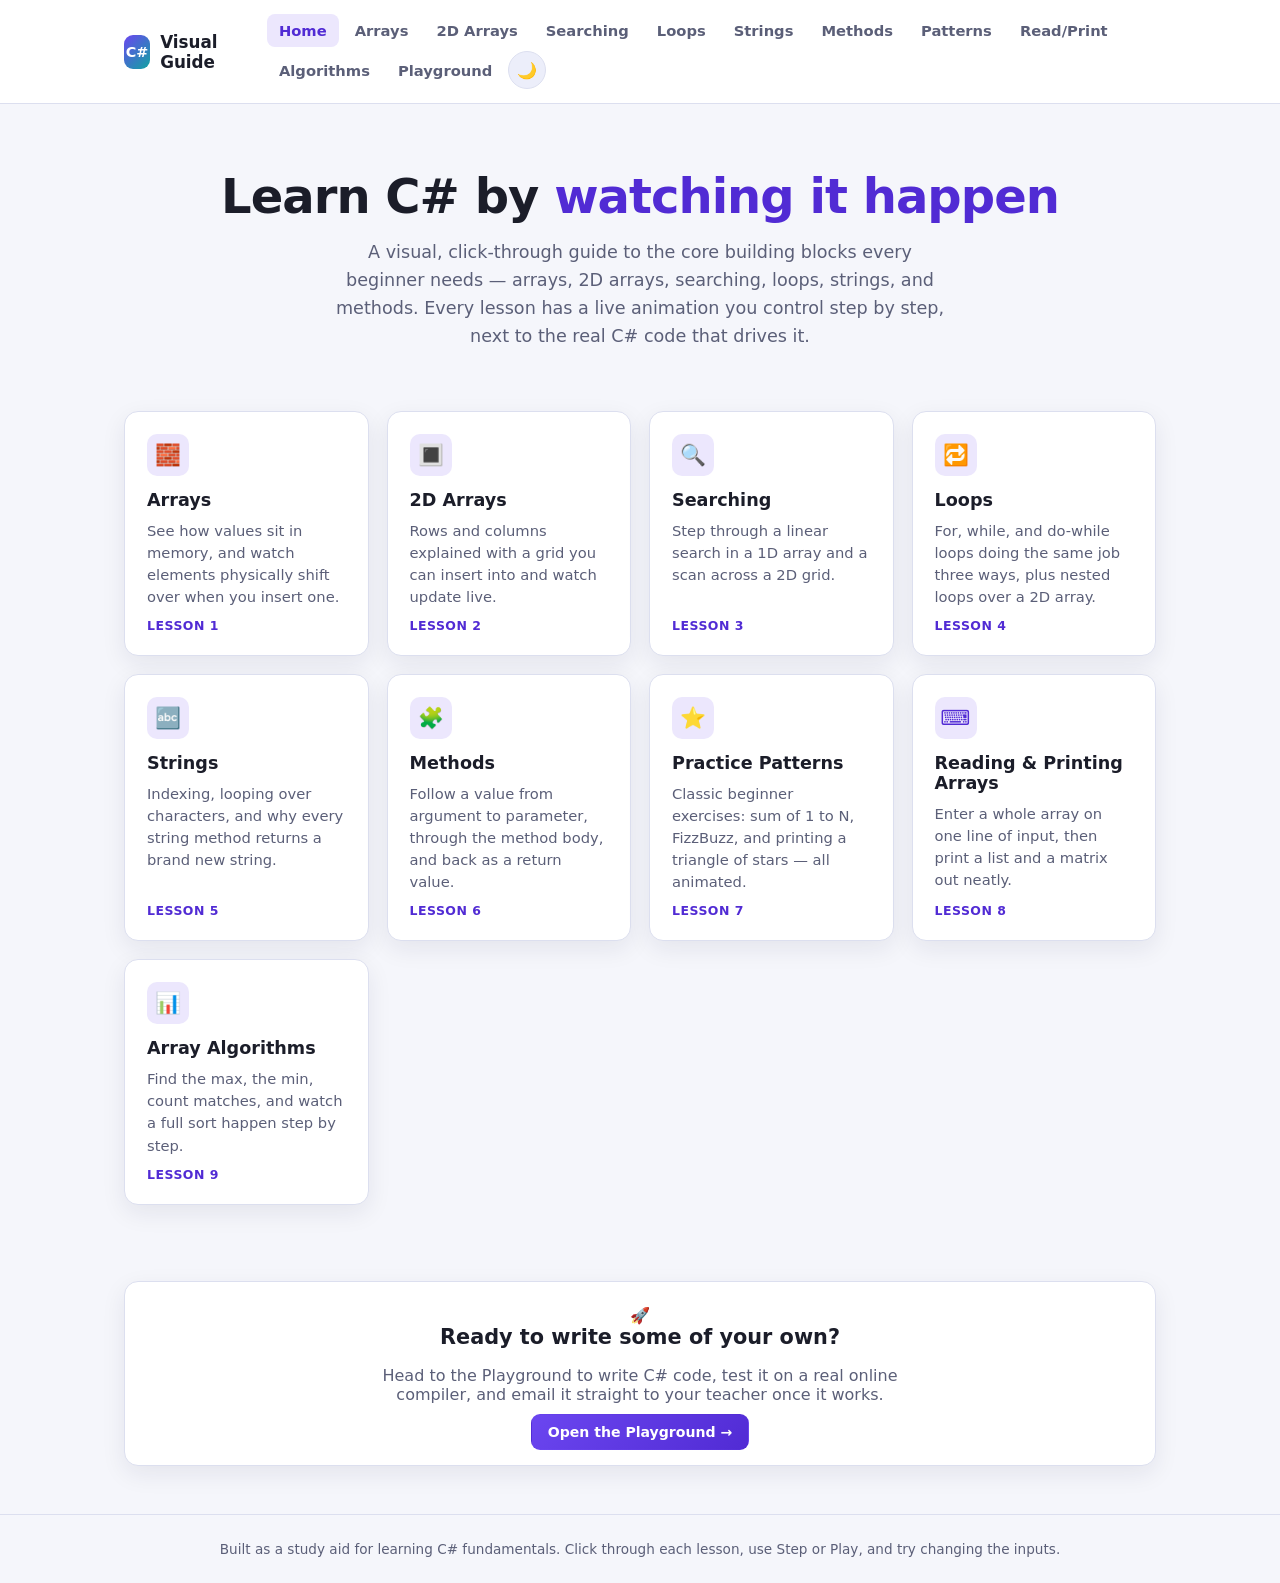
<file: index.html>
<!DOCTYPE html>
<html lang="en">
<head>
<meta charset="UTF-8" />
<meta name="viewport" content="width=device-width, initial-scale=1.0" />
<title>C# Visual Guide — Learn by Watching</title>
<meta name="description" content="An animated, interactive beginner's guide to C#: arrays, 2D arrays, searching, loops, strings and methods." />
<link rel="icon" href="data:image/svg+xml,<svg xmlns=%22http://www.w3.org/2000/svg%22 viewBox=%220 0 100 100%22><text y=%22.9em%22 font-size=%2290%22>%23</text></svg>" />
<link rel="stylesheet" href="css/style.css" />
</head>
<body data-page="home">
<header class="site-header">
  <nav class="nav">
    <a class="brand" href="index.html">
      <span class="brand-mark">C#</span>
      Visual Guide
    </a>
    <button class="nav-toggle" data-nav-toggle aria-label="Toggle navigation">☰</button>
    <div class="nav-links" data-nav-links>
      <a href="index.html" data-page="home">Home</a>
      <a href="pages/arrays.html" data-page="arrays">Arrays</a>
      <a href="pages/arrays-2d.html" data-page="arrays-2d">2D Arrays</a>
      <a href="pages/searching.html" data-page="searching">Searching</a>
      <a href="pages/loops.html" data-page="loops">Loops</a>
      <a href="pages/strings.html" data-page="strings">Strings</a>
      <a href="pages/functions.html" data-page="functions">Methods</a>
      <a href="pages/patterns.html" data-page="patterns">Patterns</a>
      <a href="pages/array-io.html" data-page="array-io">Read/Print</a>
      <a href="pages/algorithms.html" data-page="algorithms">Algorithms</a>
      <a href="pages/playground.html" data-page="playground">Playground</a>
      <button class="theme-toggle" data-theme-toggle aria-label="Toggle dark mode">🌙</button>
    </div>
  </nav>
</header>

<main>
  <section class="hero">
    <div class="container">
      <h1>Learn C# by <span class="accent">watching it happen</span></h1>
      <p>
        A visual, click-through guide to the core building blocks every beginner needs —
        arrays, 2D arrays, searching, loops, strings, and methods. Every lesson has a
        live animation you control step by step, next to the real C# code that drives it.
      </p>
    </div>
  </section>

  <section class="container">
    <div class="lesson-grid">
      <a class="lesson-card" href="pages/arrays.html">
        <span class="icon">🧱</span>
        <h3>Arrays</h3>
        <p>See how values sit in memory, and watch elements physically shift over when you insert one.</p>
        <span class="tag">Lesson 1</span>
      </a>
      <a class="lesson-card" href="pages/arrays-2d.html">
        <span class="icon">🔳</span>
        <h3>2D Arrays</h3>
        <p>Rows and columns explained with a grid you can insert into and watch update live.</p>
        <span class="tag">Lesson 2</span>
      </a>
      <a class="lesson-card" href="pages/searching.html">
        <span class="icon">🔍</span>
        <h3>Searching</h3>
        <p>Step through a linear search in a 1D array and a scan across a 2D grid.</p>
        <span class="tag">Lesson 3</span>
      </a>
      <a class="lesson-card" href="pages/loops.html">
        <span class="icon">🔁</span>
        <h3>Loops</h3>
        <p>For, while, and do-while loops doing the same job three ways, plus nested loops over a 2D array.</p>
        <span class="tag">Lesson 4</span>
      </a>
      <a class="lesson-card" href="pages/strings.html">
        <span class="icon">🔤</span>
        <h3>Strings</h3>
        <p>Indexing, looping over characters, and why every string method returns a brand new string.</p>
        <span class="tag">Lesson 5</span>
      </a>
      <a class="lesson-card" href="pages/functions.html">
        <span class="icon">🧩</span>
        <h3>Methods</h3>
        <p>Follow a value from argument to parameter, through the method body, and back as a return value.</p>
        <span class="tag">Lesson 6</span>
      </a>
      <a class="lesson-card" href="pages/patterns.html">
        <span class="icon">⭐</span>
        <h3>Practice Patterns</h3>
        <p>Classic beginner exercises: sum of 1 to N, FizzBuzz, and printing a triangle of stars — all animated.</p>
        <span class="tag">Lesson 7</span>
      </a>
      <a class="lesson-card" href="pages/array-io.html">
        <span class="icon">⌨️</span>
        <h3>Reading &amp; Printing Arrays</h3>
        <p>Enter a whole array on one line of input, then print a list and a matrix out neatly.</p>
        <span class="tag">Lesson 8</span>
      </a>
      <a class="lesson-card" href="pages/algorithms.html">
        <span class="icon">📊</span>
        <h3>Array Algorithms</h3>
        <p>Find the max, the min, count matches, and watch a full sort happen step by step.</p>
        <span class="tag">Lesson 9</span>
      </a>
    </div>
  </section>

  <section class="panel">
    <div class="container">
      <div class="panel-inner" style="text-align:center;">
        <span class="icon" style="margin:0 auto 12px;">🚀</span>
        <h2 style="margin-top:0;">Ready to write some of your own?</h2>
        <p style="color:var(--text-muted); max-width:520px; margin:0 auto 18px;">
          Head to the Playground to write C# code, test it on a real online compiler, and
          email it straight to your teacher once it works.
        </p>
        <a class="btn primary" href="pages/playground.html">Open the Playground →</a>
      </div>
    </div>
  </section>
</main>

<footer class="site-footer">
  Built as a study aid for learning C# fundamentals. Click through each lesson, use Step or Play, and try changing the inputs.
</footer>

<script src="js/main.js"></script>
</body>
</html>
</file>
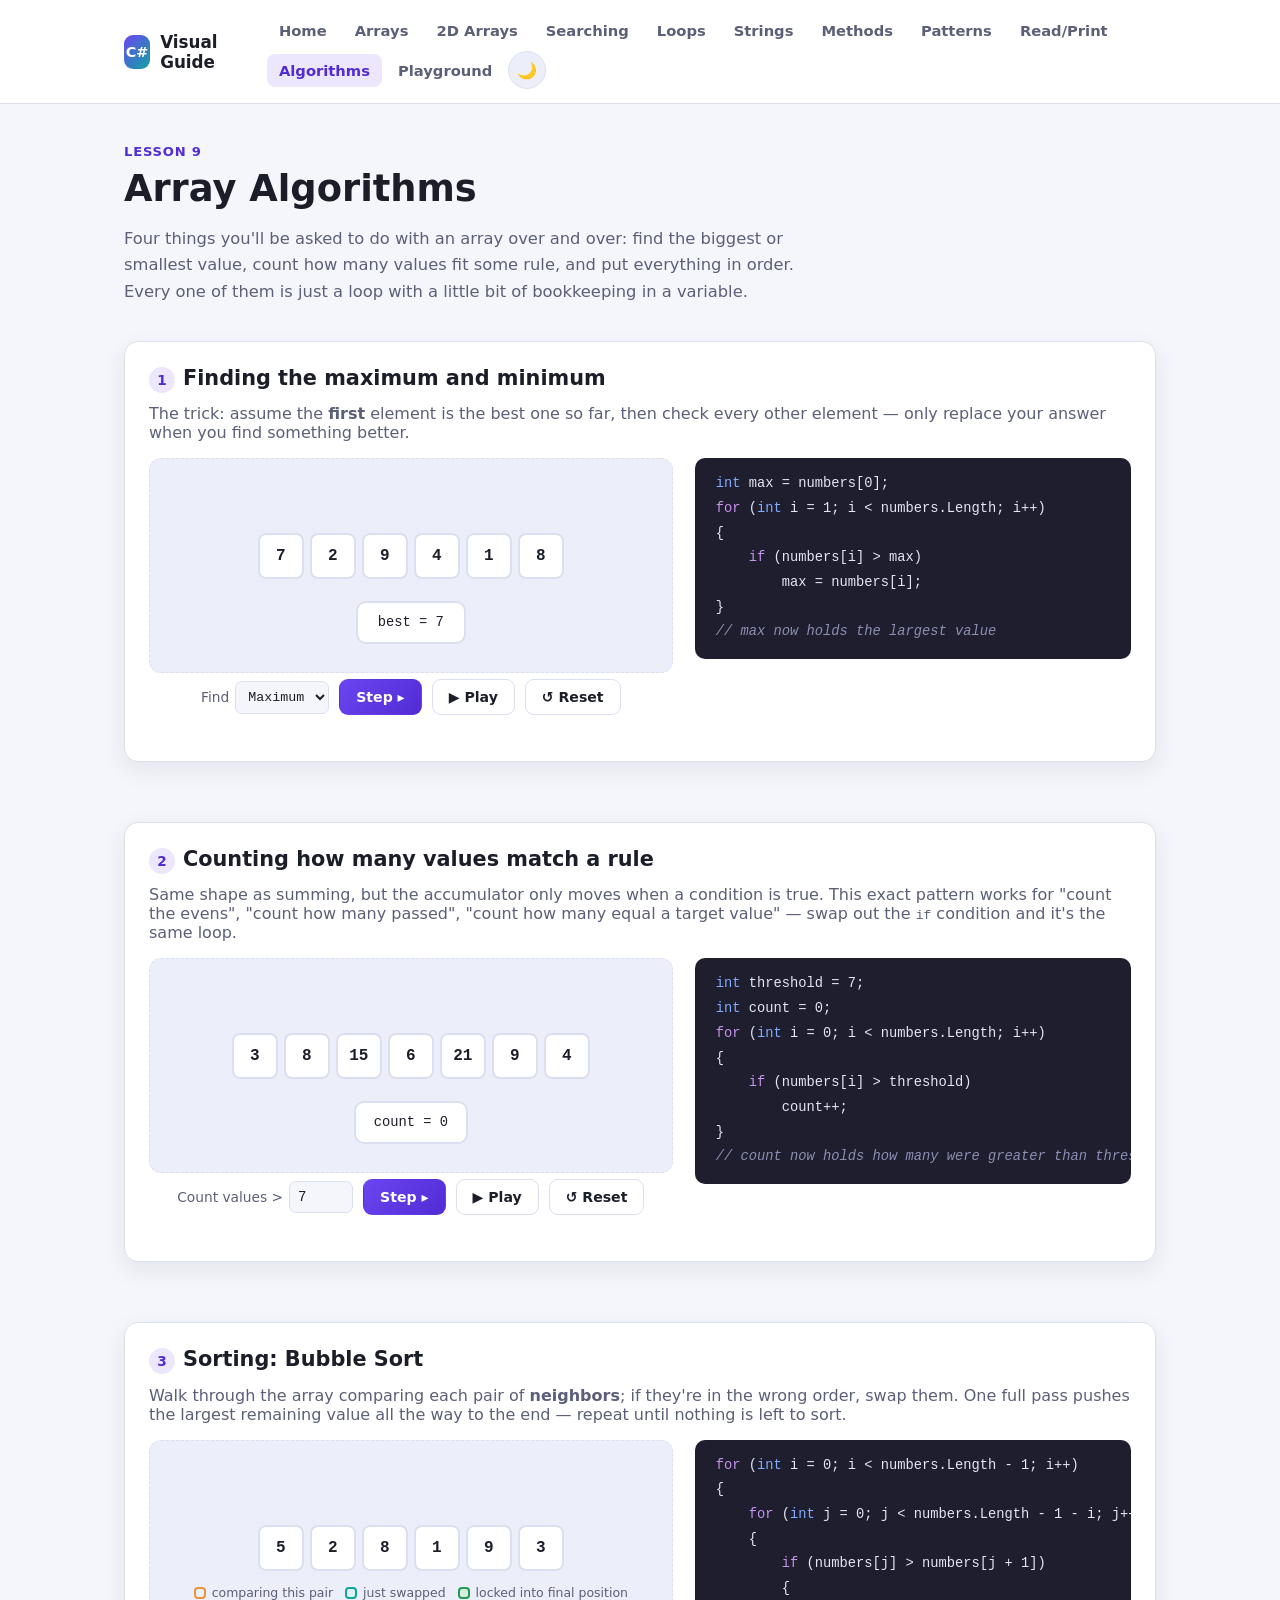
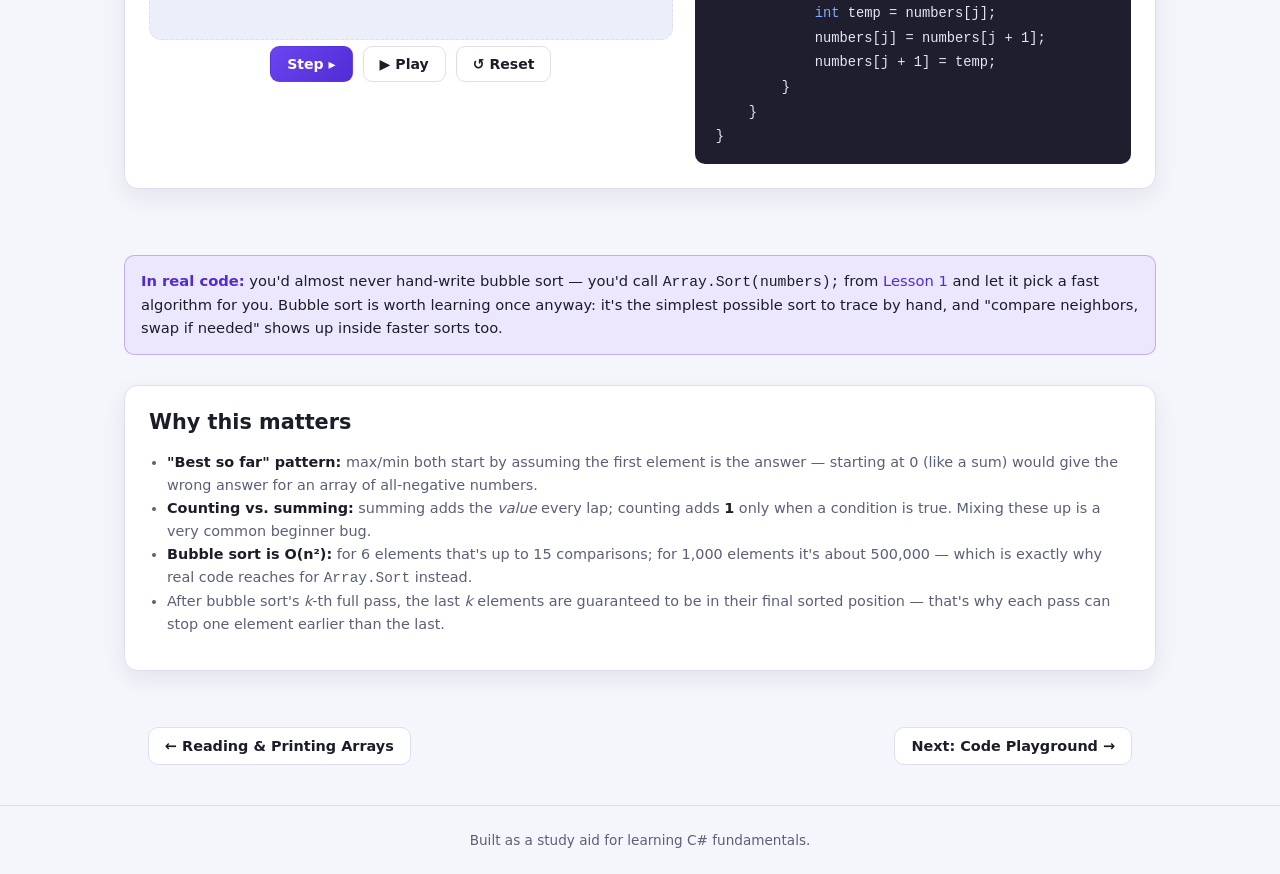
<file: pages/algorithms.html>
<!DOCTYPE html>
<html lang="en">
<head>
<meta charset="UTF-8" />
<meta name="viewport" content="width=device-width, initial-scale=1.0" />
<title>Array Algorithms — C# Visual Guide</title>
<link rel="icon" href="data:image/svg+xml,<svg xmlns=%22http://www.w3.org/2000/svg%22 viewBox=%220 0 100 100%22><text y=%22.9em%22 font-size=%2290%22>%23</text></svg>" />
<link rel="stylesheet" href="../css/style.css" />
</head>
<body data-page="algorithms">
<header class="site-header">
  <nav class="nav">
    <a class="brand" href="../index.html"><span class="brand-mark">C#</span>Visual Guide</a>
    <button class="nav-toggle" data-nav-toggle aria-label="Toggle navigation">☰</button>
    <div class="nav-links" data-nav-links>
      <a href="../index.html" data-page="home">Home</a>
      <a href="arrays.html" data-page="arrays">Arrays</a>
      <a href="arrays-2d.html" data-page="arrays-2d">2D Arrays</a>
      <a href="searching.html" data-page="searching">Searching</a>
      <a href="loops.html" data-page="loops">Loops</a>
      <a href="strings.html" data-page="strings">Strings</a>
      <a href="functions.html" data-page="functions">Methods</a>
      <a href="patterns.html" data-page="patterns">Patterns</a>
      <a href="array-io.html" data-page="array-io">Read/Print</a>
      <a href="algorithms.html" data-page="algorithms">Algorithms</a>
      <a href="playground.html" data-page="playground">Playground</a>
      <button class="theme-toggle" data-theme-toggle aria-label="Toggle dark mode">🌙</button>
    </div>
  </nav>
</header>

<main>
  <div class="page-header container">
    <div class="eyebrow">Lesson 9</div>
    <h1>Array Algorithms</h1>
    <p class="lede">
      Four things you'll be asked to do with an array over and over: find the biggest or
      smallest value, count how many values fit some rule, and put everything in order.
      Every one of them is just a loop with a little bit of bookkeeping in a variable.
    </p>
  </div>

  <section class="panel">
    <div class="container">
      <div class="panel-inner">
        <h2><span class="step-num">1</span>Finding the maximum and minimum</h2>
        <p style="color:var(--text-muted); margin-top:-6px;">
          The trick: assume the <strong>first</strong> element is the best one so far, then
          check every other element — only replace your answer when you find something better.
        </p>
        <div class="viz-layout">
          <div>
            <div class="stage">
              <div class="array-row" id="mm-stage"></div>
              <div class="flow-diagram" style="margin-top:8px;">
                <div class="flow-box" id="mm-best-box">best = ?</div>
              </div>
            </div>
            <div class="controls">
              <label class="field">Find
                <select id="mm-mode" style="padding:7px 8px; border-radius:7px; border:1px solid var(--border); background:var(--bg); color:var(--text); font-family:var(--font-mono);">
                  <option value="max">Maximum</option>
                  <option value="min">Minimum</option>
                </select>
              </label>
              <button class="btn primary" id="mm-step-btn">Step ▸</button>
              <button class="btn" id="mm-play-btn">▶ Play</button>
              <button class="btn" id="mm-reset-btn">↺ Reset</button>
            </div>
            <div class="status-line" id="mm-status"></div>
          </div>
          <div class="aside">
            <div id="mm-code" class="code-block"></div>
          </div>
        </div>
      </div>
    </div>
  </section>

  <section class="panel">
    <div class="container">
      <div class="panel-inner">
        <h2><span class="step-num">2</span>Counting how many values match a rule</h2>
        <p style="color:var(--text-muted); margin-top:-6px;">
          Same shape as summing, but the accumulator only moves when a condition is true.
          This exact pattern works for "count the evens", "count how many passed", "count
          how many equal a target value" — swap out the <code>if</code> condition and it's
          the same loop.
        </p>
        <div class="viz-layout">
          <div>
            <div class="stage">
              <div class="array-row" id="count-stage"></div>
              <div class="flow-diagram" style="margin-top:8px;">
                <div class="flow-box" id="count-box">count = 0</div>
              </div>
            </div>
            <div class="controls">
              <label class="field">Count values &gt;
                <input type="number" id="count-threshold" value="7" />
              </label>
              <button class="btn primary" id="count-step-btn">Step ▸</button>
              <button class="btn" id="count-play-btn">▶ Play</button>
              <button class="btn" id="count-reset-btn">↺ Reset</button>
            </div>
            <div class="status-line" id="count-status"></div>
          </div>
          <div class="aside">
            <div id="count-code" class="code-block"></div>
          </div>
        </div>
      </div>
    </div>
  </section>

  <section class="panel">
    <div class="container">
      <div class="panel-inner">
        <h2><span class="step-num">3</span>Sorting: Bubble Sort</h2>
        <p style="color:var(--text-muted); margin-top:-6px;">
          Walk through the array comparing each pair of <strong>neighbors</strong>; if
          they're in the wrong order, swap them. One full pass pushes the largest remaining
          value all the way to the end — repeat until nothing is left to sort.
        </p>
        <div class="viz-layout">
          <div>
            <div class="stage">
              <div class="array-row" id="sort-stage"></div>
              <div class="legend">
                <span><i class="compare"></i> comparing this pair</span>
                <span><i class="shift"></i> just swapped</span>
                <span><i class="found"></i> locked into final position</span>
              </div>
            </div>
            <div class="controls">
              <button class="btn primary" id="sort-step-btn">Step ▸</button>
              <button class="btn" id="sort-play-btn">▶ Play</button>
              <button class="btn" id="sort-reset-btn">↺ Reset</button>
            </div>
            <div class="status-line" id="sort-status"></div>
          </div>
          <div class="aside">
            <div id="sort-code" class="code-block"></div>
          </div>
        </div>
      </div>
    </div>
  </section>

  <div class="container">
    <div class="callout">
      <strong>In real code:</strong> you'd almost never hand-write bubble sort — you'd call
      <code>Array.Sort(numbers);</code> from <a href="arrays.html">Lesson 1</a> and let it
      pick a fast algorithm for you. Bubble sort is worth learning once anyway: it's the
      simplest possible sort to trace by hand, and "compare neighbors, swap if needed" shows
      up inside faster sorts too.
    </div>
  </div>

  <section class="panel">
    <div class="container">
      <div class="panel-inner">
        <h2>Why this matters</h2>
        <div class="aside">
          <ul>
            <li><strong>"Best so far" pattern:</strong> max/min both start by assuming the first element is the answer — starting at 0 (like a sum) would give the wrong answer for an array of all-negative numbers.</li>
            <li><strong>Counting vs. summing:</strong> summing adds the <em>value</em> every lap; counting adds <strong>1</strong> only when a condition is true. Mixing these up is a very common beginner bug.</li>
            <li><strong>Bubble sort is O(n²):</strong> for 6 elements that's up to 15 comparisons; for 1,000 elements it's about 500,000 — which is exactly why real code reaches for <code>Array.Sort</code> instead.</li>
            <li>After bubble sort's <em>k</em>-th full pass, the last <em>k</em> elements are guaranteed to be in their final sorted position — that's why each pass can stop one element earlier than the last.</li>
          </ul>
        </div>
      </div>
    </div>
  </section>
</main>

<div class="container">
  <div class="prev-next">
    <a href="array-io.html">← Reading &amp; Printing Arrays</a>
    <a href="playground.html">Next: Code Playground →</a>
  </div>
</div>

<footer class="site-footer">Built as a study aid for learning C# fundamentals.</footer>

<script src="../js/viz-core.js"></script>
<script src="../js/main.js"></script>
<script src="../js/pages/algorithms.js"></script>
</body>
</html>
</file>
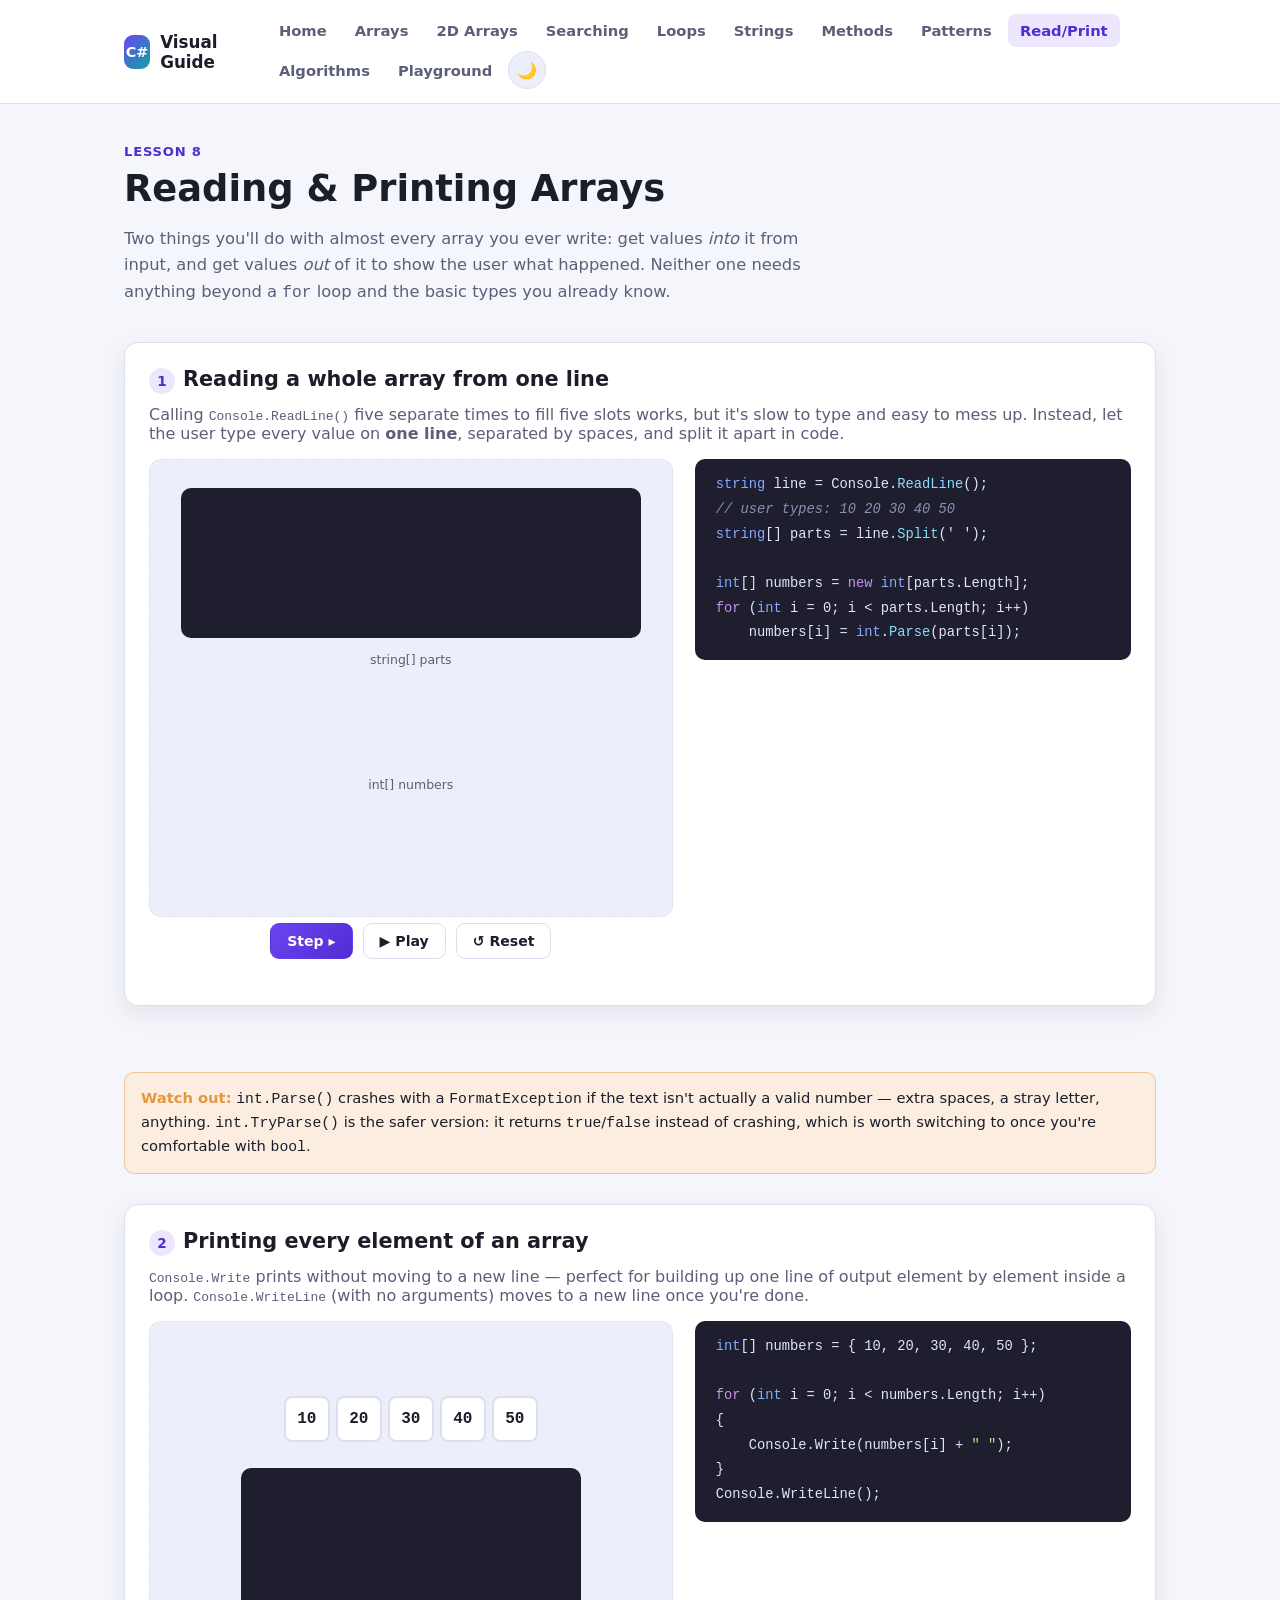
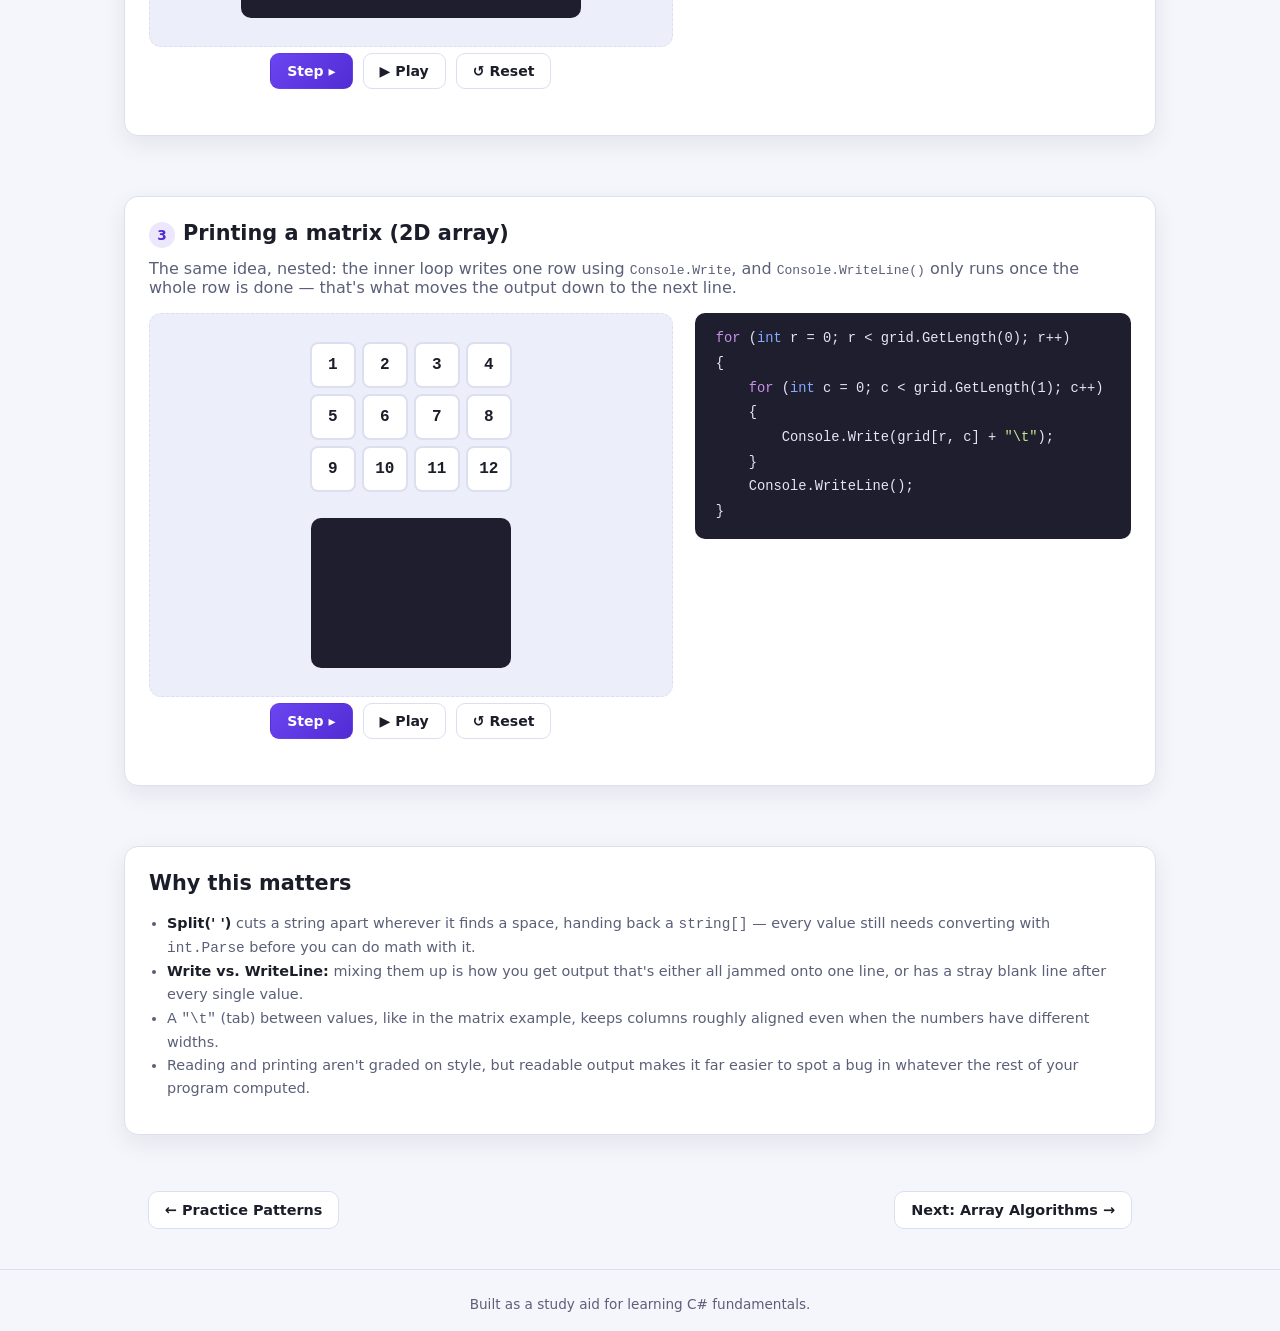
<file: pages/array-io.html>
<!DOCTYPE html>
<html lang="en">
<head>
<meta charset="UTF-8" />
<meta name="viewport" content="width=device-width, initial-scale=1.0" />
<title>Reading &amp; Printing Arrays — C# Visual Guide</title>
<link rel="icon" href="data:image/svg+xml,<svg xmlns=%22http://www.w3.org/2000/svg%22 viewBox=%220 0 100 100%22><text y=%22.9em%22 font-size=%2290%22>%23</text></svg>" />
<link rel="stylesheet" href="../css/style.css" />
</head>
<body data-page="array-io">
<header class="site-header">
  <nav class="nav">
    <a class="brand" href="../index.html"><span class="brand-mark">C#</span>Visual Guide</a>
    <button class="nav-toggle" data-nav-toggle aria-label="Toggle navigation">☰</button>
    <div class="nav-links" data-nav-links>
      <a href="../index.html" data-page="home">Home</a>
      <a href="arrays.html" data-page="arrays">Arrays</a>
      <a href="arrays-2d.html" data-page="arrays-2d">2D Arrays</a>
      <a href="searching.html" data-page="searching">Searching</a>
      <a href="loops.html" data-page="loops">Loops</a>
      <a href="strings.html" data-page="strings">Strings</a>
      <a href="functions.html" data-page="functions">Methods</a>
      <a href="patterns.html" data-page="patterns">Patterns</a>
      <a href="array-io.html" data-page="array-io">Read/Print</a>
      <a href="algorithms.html" data-page="algorithms">Algorithms</a>
      <a href="playground.html" data-page="playground">Playground</a>
      <button class="theme-toggle" data-theme-toggle aria-label="Toggle dark mode">🌙</button>
    </div>
  </nav>
</header>

<main>
  <div class="page-header container">
    <div class="eyebrow">Lesson 8</div>
    <h1>Reading &amp; Printing Arrays</h1>
    <p class="lede">
      Two things you'll do with almost every array you ever write: get values <em>into</em>
      it from input, and get values <em>out</em> of it to show the user what happened. Neither
      one needs anything beyond a <code>for</code> loop and the basic types you already know.
    </p>
  </div>

  <section class="panel">
    <div class="container">
      <div class="panel-inner">
        <h2><span class="step-num">1</span>Reading a whole array from one line</h2>
        <p style="color:var(--text-muted); margin-top:-6px;">
          Calling <code>Console.ReadLine()</code> five separate times to fill five slots
          works, but it's slow to type and easy to mess up. Instead, let the user type every
          value on <strong>one line</strong>, separated by spaces, and split it apart in code.
        </p>
        <div class="viz-layout">
          <div>
            <div class="stage" style="flex-direction:column; gap:14px;">
              <div id="io-input-console" class="console-output" style="max-width:460px;"></div>
              <div>
                <div style="text-align:center; color:var(--text-muted); font-size:0.78rem; margin-bottom:4px;">string[] parts</div>
                <div class="array-row" id="io-parts-stage"></div>
              </div>
              <div>
                <div style="text-align:center; color:var(--text-muted); font-size:0.78rem; margin-bottom:4px;">int[] numbers</div>
                <div class="array-row" id="io-numbers-stage"></div>
              </div>
            </div>
            <div class="controls">
              <button class="btn primary" id="io-step-btn">Step ▸</button>
              <button class="btn" id="io-play-btn">▶ Play</button>
              <button class="btn" id="io-reset-btn">↺ Reset</button>
            </div>
            <div class="status-line" id="io-status"></div>
          </div>
          <div class="aside">
            <div id="io-code" class="code-block"></div>
          </div>
        </div>
      </div>
    </div>
  </section>

  <div class="container">
    <div class="callout warn">
      <strong>Watch out:</strong> <code>int.Parse()</code> crashes with a
      <code>FormatException</code> if the text isn't actually a valid number — extra spaces,
      a stray letter, anything. <code>int.TryParse()</code> is the safer version: it returns
      <code>true</code>/<code>false</code> instead of crashing, which is worth switching to
      once you're comfortable with <code>bool</code>.
    </div>
  </div>

  <section class="panel">
    <div class="container">
      <div class="panel-inner">
        <h2><span class="step-num">2</span>Printing every element of an array</h2>
        <p style="color:var(--text-muted); margin-top:-6px;">
          <code>Console.Write</code> prints without moving to a new line — perfect for
          building up one line of output element by element inside a loop.
          <code>Console.WriteLine</code> (with no arguments) moves to a new line once you're done.
        </p>
        <div class="viz-layout">
          <div>
            <div class="stage">
              <div class="array-row" id="print-stage"></div>
              <div id="print-console" class="console-output" style="max-width:340px; margin-top:12px;"></div>
            </div>
            <div class="controls">
              <button class="btn primary" id="print-step-btn">Step ▸</button>
              <button class="btn" id="print-play-btn">▶ Play</button>
              <button class="btn" id="print-reset-btn">↺ Reset</button>
            </div>
            <div class="status-line" id="print-status"></div>
          </div>
          <div class="aside">
            <div id="print-code" class="code-block"></div>
          </div>
        </div>
      </div>
    </div>
  </section>

  <section class="panel">
    <div class="container">
      <div class="panel-inner">
        <h2><span class="step-num">3</span>Printing a matrix (2D array)</h2>
        <p style="color:var(--text-muted); margin-top:-6px;">
          The same idea, nested: the inner loop writes one row using
          <code>Console.Write</code>, and <code>Console.WriteLine()</code> only runs once the
          whole row is done — that's what moves the output down to the next line.
        </p>
        <div class="viz-layout">
          <div>
            <div class="stage">
              <div class="grid-2d" id="print2d-stage"></div>
              <div id="print2d-console" class="console-output" style="max-width:200px; margin-top:12px;"></div>
            </div>
            <div class="controls">
              <button class="btn primary" id="print2d-step-btn">Step ▸</button>
              <button class="btn" id="print2d-play-btn">▶ Play</button>
              <button class="btn" id="print2d-reset-btn">↺ Reset</button>
            </div>
            <div class="status-line" id="print2d-status"></div>
          </div>
          <div class="aside">
            <div id="print2d-code" class="code-block"></div>
          </div>
        </div>
      </div>
    </div>
  </section>

  <section class="panel">
    <div class="container">
      <div class="panel-inner">
        <h2>Why this matters</h2>
        <div class="aside">
          <ul>
            <li><strong>Split(' ')</strong> cuts a string apart wherever it finds a space, handing back a <code>string[]</code> — every value still needs converting with <code>int.Parse</code> before you can do math with it.</li>
            <li><strong>Write vs. WriteLine:</strong> mixing them up is how you get output that's either all jammed onto one line, or has a stray blank line after every single value.</li>
            <li>A <code>"\t"</code> (tab) between values, like in the matrix example, keeps columns roughly aligned even when the numbers have different widths.</li>
            <li>Reading and printing aren't graded on style, but readable output makes it far easier to spot a bug in whatever the rest of your program computed.</li>
          </ul>
        </div>
      </div>
    </div>
  </section>
</main>

<div class="container">
  <div class="prev-next">
    <a href="patterns.html">← Practice Patterns</a>
    <a href="algorithms.html">Next: Array Algorithms →</a>
  </div>
</div>

<footer class="site-footer">Built as a study aid for learning C# fundamentals.</footer>

<script src="../js/viz-core.js"></script>
<script src="../js/main.js"></script>
<script src="../js/pages/array-io.js"></script>
</body>
</html>
</file>
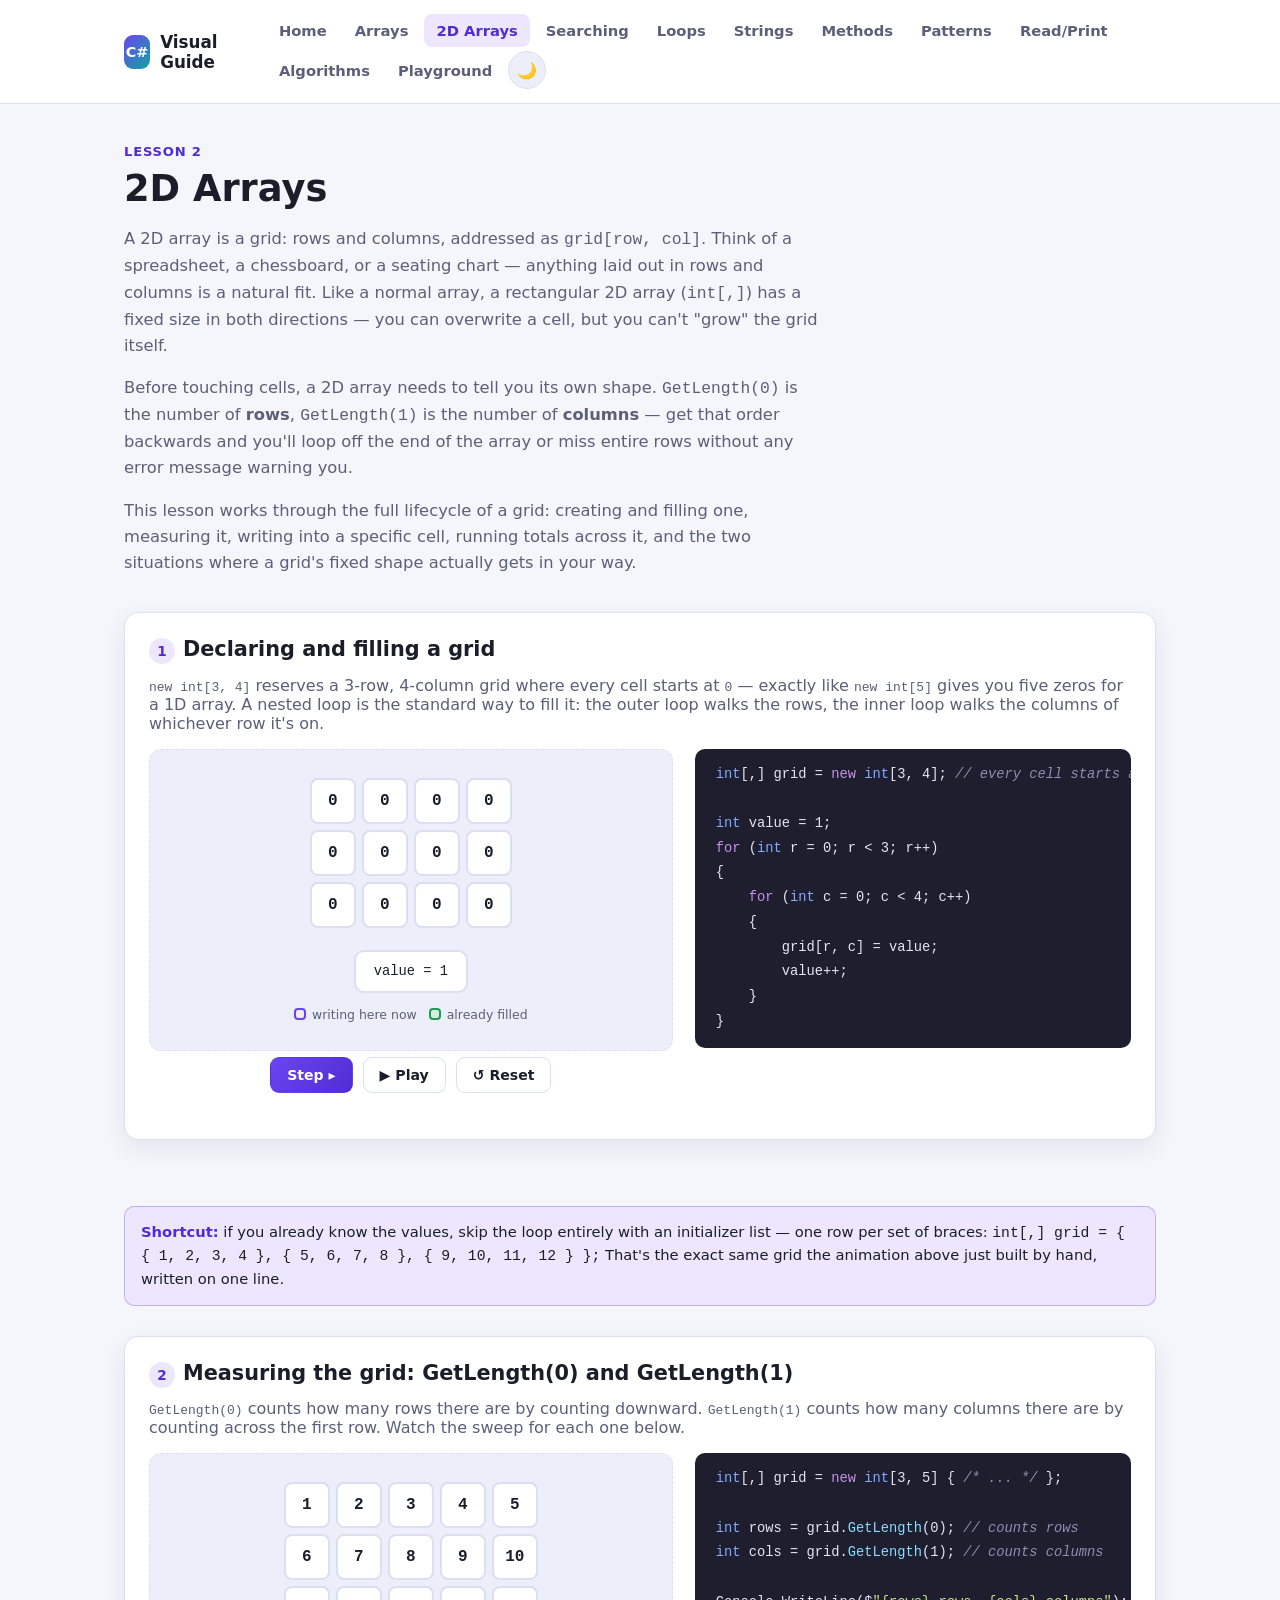
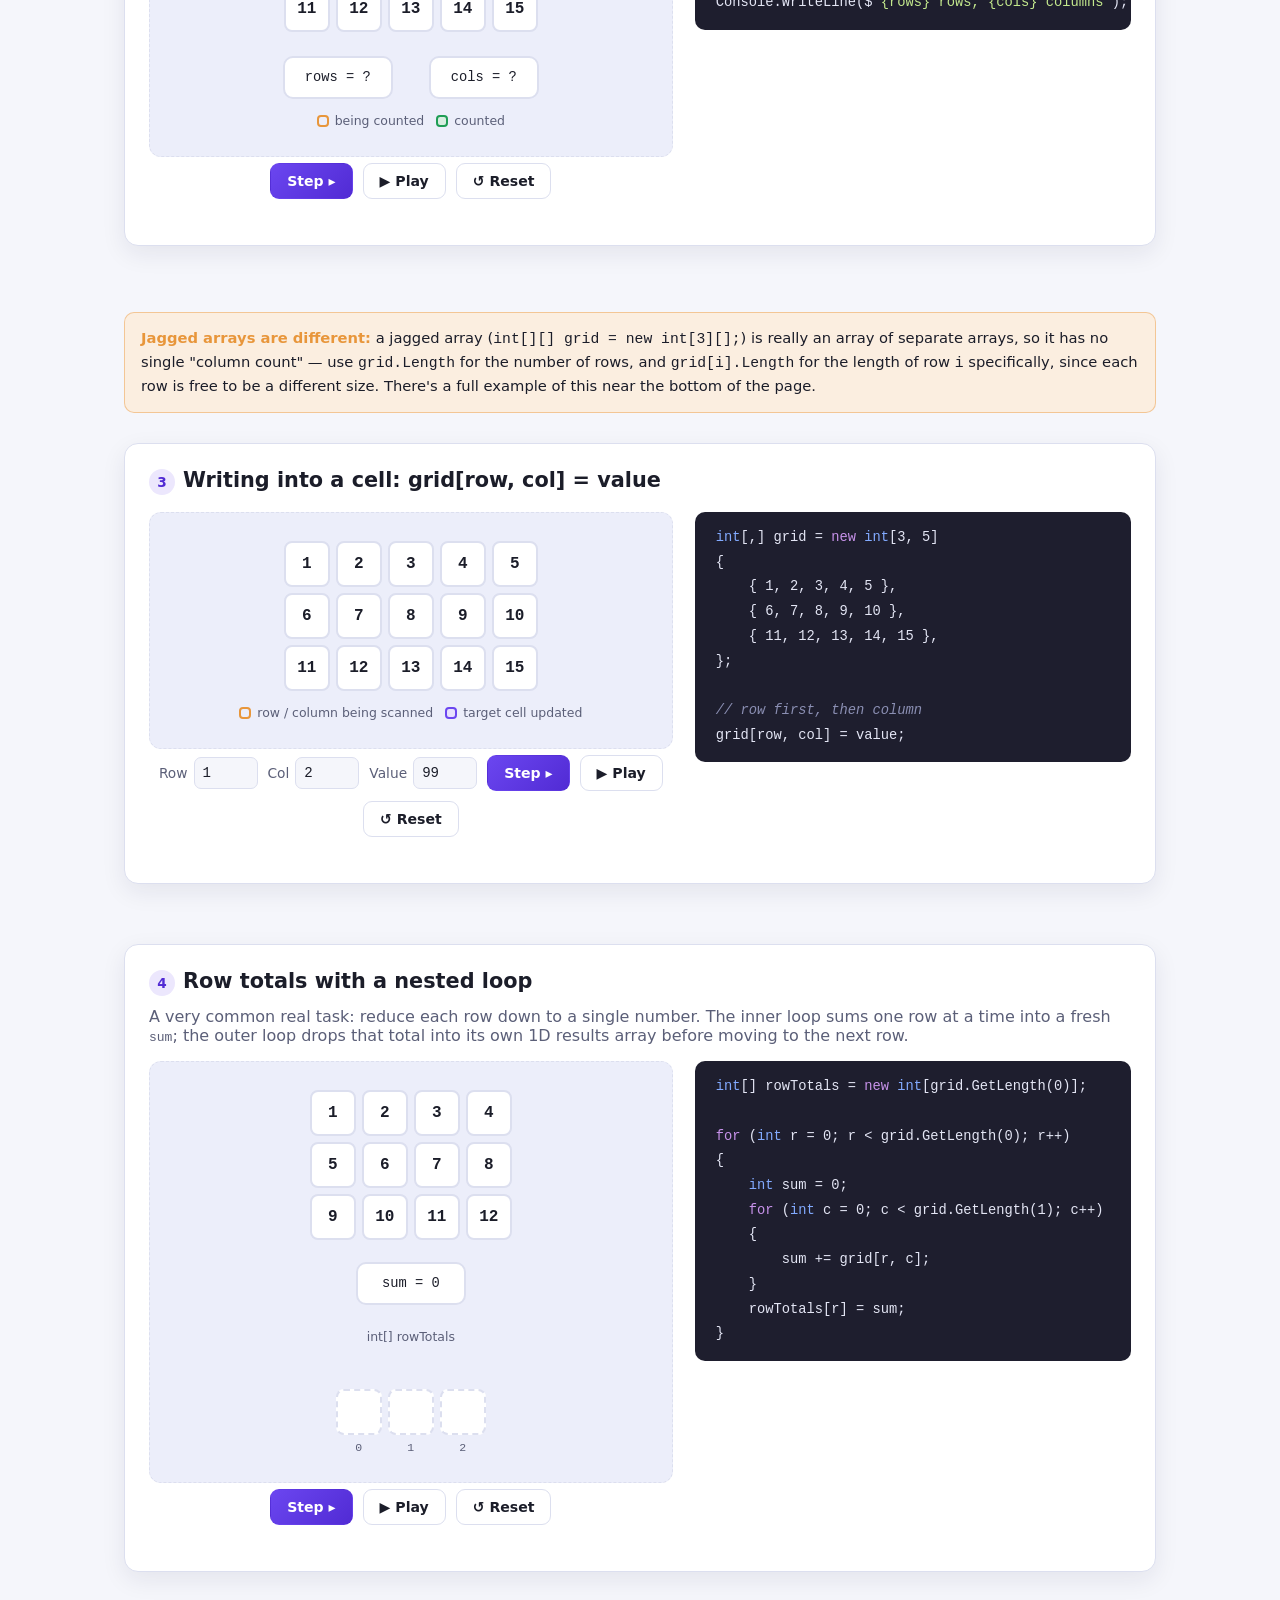
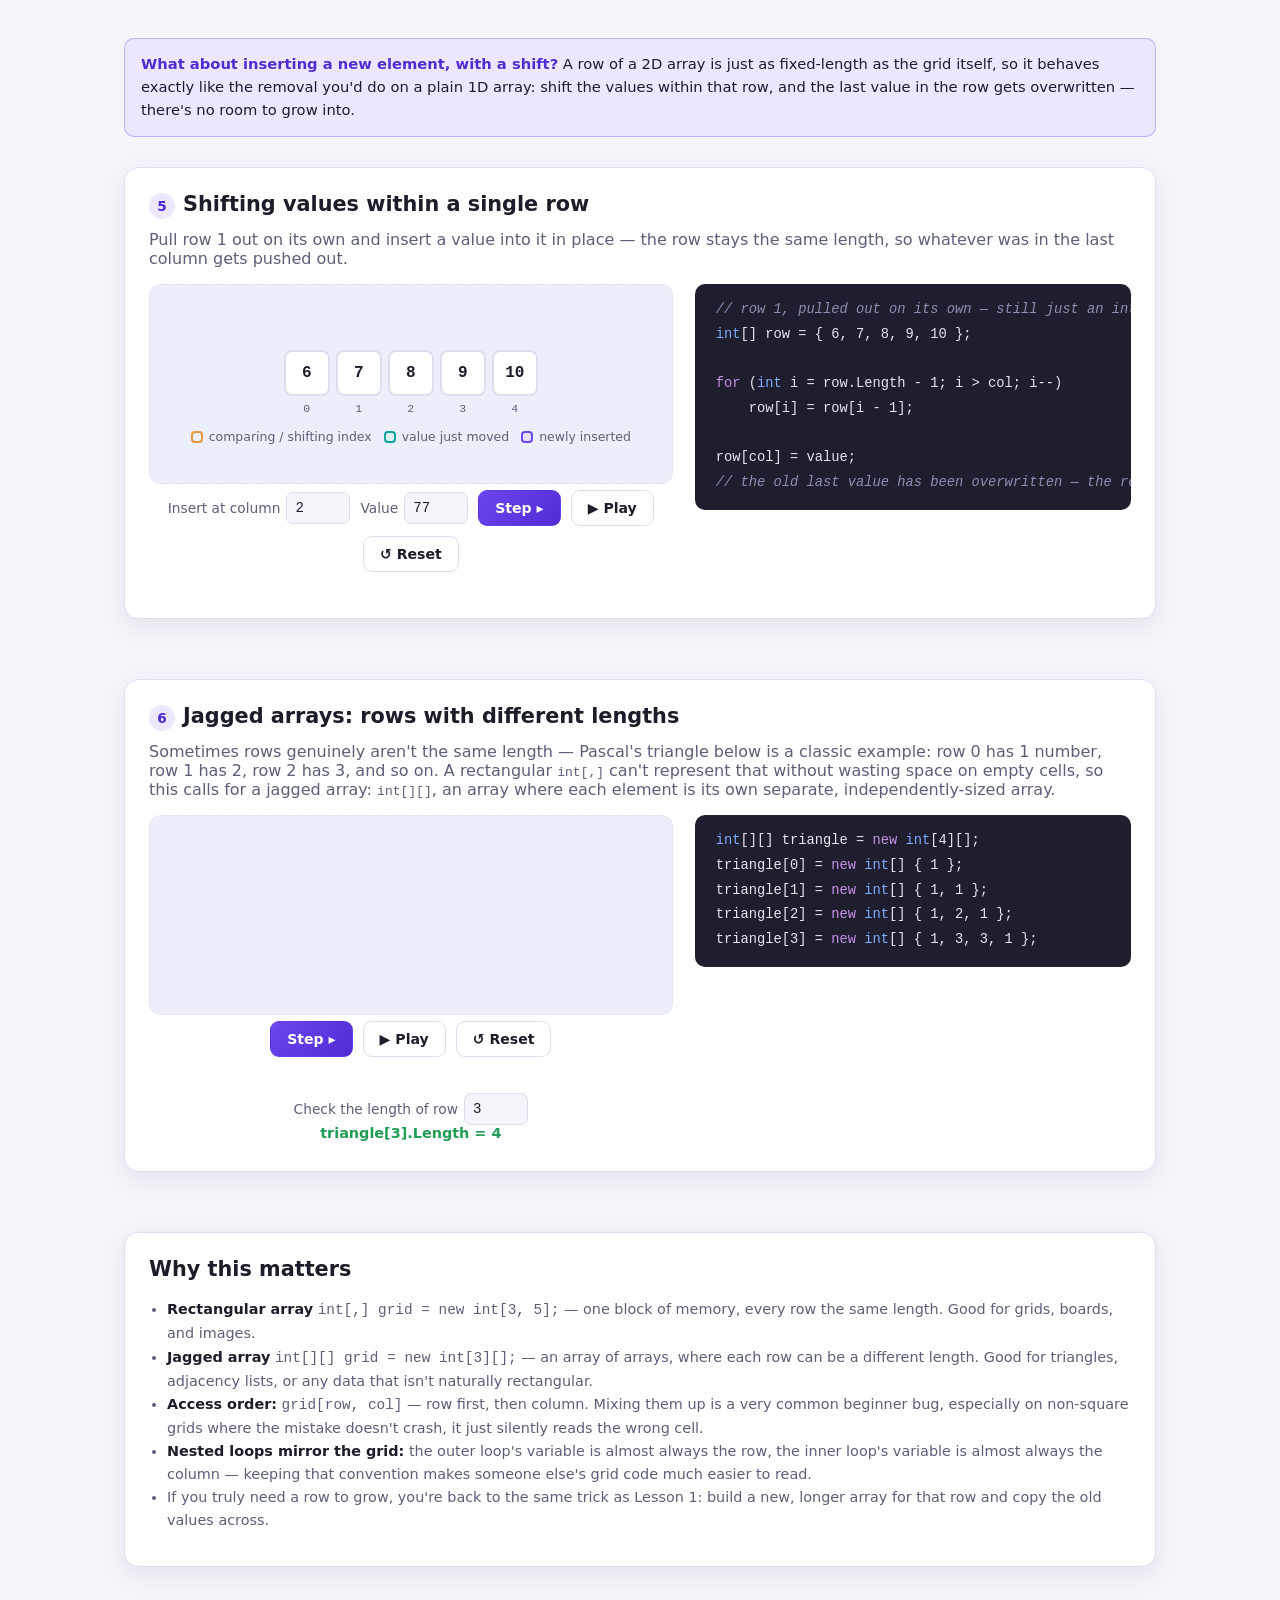
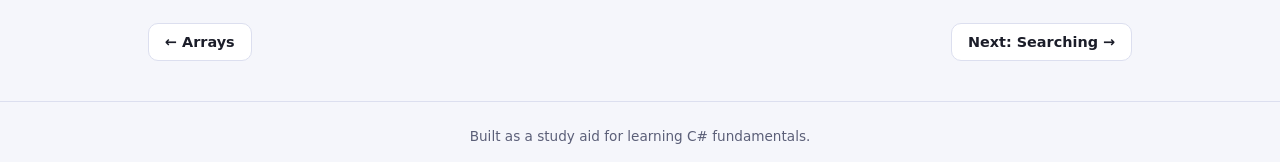
<file: pages/arrays-2d.html>
<!DOCTYPE html>
<html lang="en">
<head>
<meta charset="UTF-8" />
<meta name="viewport" content="width=device-width, initial-scale=1.0" />
<title>2D Arrays — C# Visual Guide</title>
<link rel="icon" href="data:image/svg+xml,<svg xmlns=%22http://www.w3.org/2000/svg%22 viewBox=%220 0 100 100%22><text y=%22.9em%22 font-size=%2290%22>%23</text></svg>" />
<link rel="stylesheet" href="../css/style.css" />
</head>
<body data-page="arrays-2d">
<header class="site-header">
  <nav class="nav">
    <a class="brand" href="../index.html"><span class="brand-mark">C#</span>Visual Guide</a>
    <button class="nav-toggle" data-nav-toggle aria-label="Toggle navigation">☰</button>
    <div class="nav-links" data-nav-links>
      <a href="../index.html" data-page="home">Home</a>
      <a href="arrays.html" data-page="arrays">Arrays</a>
      <a href="arrays-2d.html" data-page="arrays-2d">2D Arrays</a>
      <a href="searching.html" data-page="searching">Searching</a>
      <a href="loops.html" data-page="loops">Loops</a>
      <a href="strings.html" data-page="strings">Strings</a>
      <a href="functions.html" data-page="functions">Methods</a>
      <a href="patterns.html" data-page="patterns">Patterns</a>
      <a href="array-io.html" data-page="array-io">Read/Print</a>
      <a href="algorithms.html" data-page="algorithms">Algorithms</a>
      <a href="playground.html" data-page="playground">Playground</a>
      <button class="theme-toggle" data-theme-toggle aria-label="Toggle dark mode">🌙</button>
    </div>
  </nav>
</header>

<main>
  <div class="page-header container">
    <div class="eyebrow">Lesson 2</div>
    <h1>2D Arrays</h1>
    <p class="lede">
      A 2D array is a grid: rows and columns, addressed as <code>grid[row, col]</code>.
      Think of a spreadsheet, a chessboard, or a seating chart — anything laid out in rows
      and columns is a natural fit. Like a normal array, a rectangular 2D array
      (<code>int[,]</code>) has a fixed size in both directions — you can overwrite a cell,
      but you can't "grow" the grid itself.
    </p>
    <p class="lede" style="margin-top:14px;">
      Before touching cells, a 2D array needs to tell you its own shape. <code>GetLength(0)</code>
      is the number of <strong>rows</strong>, <code>GetLength(1)</code> is the number of
      <strong>columns</strong> — get that order backwards and you'll loop off the end of the
      array or miss entire rows without any error message warning you.
    </p>
    <p class="lede" style="margin-top:14px;">
      This lesson works through the full lifecycle of a grid: creating and filling one,
      measuring it, writing into a specific cell, running totals across it, and the two
      situations where a grid's fixed shape actually gets in your way.
    </p>
  </div>

  <section class="panel">
    <div class="container">
      <div class="panel-inner">
        <h2><span class="step-num">1</span>Declaring and filling a grid</h2>
        <p style="color:var(--text-muted); margin-top:-6px;">
          <code>new int[3, 4]</code> reserves a 3-row, 4-column grid where every cell starts
          at <code>0</code> — exactly like <code>new int[5]</code> gives you five zeros for a
          1D array. A nested loop is the standard way to fill it: the outer loop walks the
          rows, the inner loop walks the columns of whichever row it's on.
        </p>
        <div class="viz-layout">
          <div>
            <div class="stage">
              <div class="grid-2d" id="fill-stage"></div>
              <div class="flow-diagram" style="margin-top:8px;">
                <div class="flow-box" id="fill-value-box">value = 1</div>
              </div>
              <div class="legend">
                <span><i class="current"></i> writing here now</span>
                <span><i class="found"></i> already filled</span>
              </div>
            </div>
            <div class="controls">
              <button class="btn primary" id="fill-step-btn">Step ▸</button>
              <button class="btn" id="fill-play-btn">▶ Play</button>
              <button class="btn" id="fill-reset-btn">↺ Reset</button>
            </div>
            <div class="status-line" id="fill-status"></div>
          </div>
          <div class="aside">
            <div id="fill-code" class="code-block"></div>
          </div>
        </div>
      </div>
    </div>
  </section>

  <div class="container">
    <div class="callout">
      <strong>Shortcut:</strong> if you already know the values, skip the loop entirely with
      an initializer list — one row per set of braces:
      <code>int[,] grid = { { 1, 2, 3, 4 }, { 5, 6, 7, 8 }, { 9, 10, 11, 12 } };</code>
      That's the exact same grid the animation above just built by hand, written on one line.
    </div>
  </div>

  <section class="panel">
    <div class="container">
      <div class="panel-inner">
        <h2><span class="step-num">2</span>Measuring the grid: GetLength(0) and GetLength(1)</h2>
        <p style="color:var(--text-muted); margin-top:-6px;">
          <code>GetLength(0)</code> counts how many rows there are by counting downward.
          <code>GetLength(1)</code> counts how many columns there are by counting across
          the first row. Watch the sweep for each one below.
        </p>
        <div class="viz-layout">
          <div>
            <div class="stage">
              <div class="grid-2d" id="getlength-stage"></div>
              <div class="flow-diagram" id="getlength-result" style="margin-top:10px;"></div>
              <div class="legend">
                <span><i class="compare"></i> being counted</span>
                <span><i class="found"></i> counted</span>
              </div>
            </div>
            <div class="controls">
              <button class="btn primary" id="getlength-step-btn">Step ▸</button>
              <button class="btn" id="getlength-play-btn">▶ Play</button>
              <button class="btn" id="getlength-reset-btn">↺ Reset</button>
            </div>
            <div class="status-line" id="getlength-status"></div>
          </div>
          <div class="aside">
            <div id="getlength-code" class="code-block"></div>
          </div>
        </div>
      </div>
    </div>
  </section>

  <div class="container">
    <div class="callout warn">
      <strong>Jagged arrays are different:</strong> a jagged array (<code>int[][] grid = new int[3][];</code>)
      is really an array of separate arrays, so it has no single "column count" — use
      <code>grid.Length</code> for the number of rows, and <code>grid[i].Length</code> for the
      length of row <code>i</code> specifically, since each row is free to be a different size.
      There's a full example of this near the bottom of the page.
    </div>
  </div>

  <section class="panel">
    <div class="container">
      <div class="panel-inner">
        <h2><span class="step-num">3</span>Writing into a cell: grid[row, col] = value</h2>
        <div class="viz-layout">
          <div>
            <div class="stage">
              <div class="grid-2d" id="grid-stage"></div>
              <div class="legend">
                <span><i class="compare"></i> row / column being scanned</span>
                <span><i class="inserted"></i> target cell updated</span>
              </div>
            </div>
            <div class="controls">
              <label class="field">Row
                <input type="number" id="grid-row" value="1" min="0" max="2" />
              </label>
              <label class="field">Col
                <input type="number" id="grid-col" value="2" min="0" max="4" />
              </label>
              <label class="field">Value
                <input type="number" id="grid-value" value="99" />
              </label>
              <button class="btn primary" id="grid-step-btn">Step ▸</button>
              <button class="btn" id="grid-play-btn">▶ Play</button>
              <button class="btn" id="grid-reset-btn">↺ Reset</button>
            </div>
            <div class="status-line" id="grid-status"></div>
          </div>
          <div class="aside">
            <div id="grid-code" class="code-block"></div>
          </div>
        </div>
      </div>
    </div>
  </section>

  <section class="panel">
    <div class="container">
      <div class="panel-inner">
        <h2><span class="step-num">4</span>Row totals with a nested loop</h2>
        <p style="color:var(--text-muted); margin-top:-6px;">
          A very common real task: reduce each row down to a single number. The inner loop
          sums one row at a time into a fresh <code>sum</code>; the outer loop drops that
          total into its own 1D results array before moving to the next row.
        </p>
        <div class="viz-layout">
          <div>
            <div class="stage">
              <div class="grid-2d" id="rowsum-stage"></div>
              <div class="flow-diagram" style="margin-top:8px;">
                <div class="flow-box" id="rowsum-sum-box">sum = 0</div>
              </div>
              <div style="text-align:center; color:var(--text-muted); font-size:0.78rem; margin:10px 0 4px;">int[] rowTotals</div>
              <div class="array-row" id="rowsum-totals-stage"></div>
            </div>
            <div class="controls">
              <button class="btn primary" id="rowsum-step-btn">Step ▸</button>
              <button class="btn" id="rowsum-play-btn">▶ Play</button>
              <button class="btn" id="rowsum-reset-btn">↺ Reset</button>
            </div>
            <div class="status-line" id="rowsum-status"></div>
          </div>
          <div class="aside">
            <div id="rowsum-code" class="code-block"></div>
          </div>
        </div>
      </div>
    </div>
  </section>

  <div class="container">
    <div class="callout">
      <strong>What about inserting a new element, with a shift?</strong> A row of a 2D array
      is just as fixed-length as the grid itself, so it behaves exactly like the removal
      you'd do on a plain 1D array: shift the values within that row, and the last value in
      the row gets overwritten — there's no room to grow into.
    </div>
  </div>

  <section class="panel">
    <div class="container">
      <div class="panel-inner">
        <h2><span class="step-num">5</span>Shifting values within a single row</h2>
        <p style="color:var(--text-muted); margin-top:-6px;">
          Pull row 1 out on its own and insert a value into it in place — the row stays the
          same length, so whatever was in the last column gets pushed out.
        </p>
        <div class="viz-layout">
          <div>
            <div class="stage">
              <div class="array-row" id="row-stage"></div>
              <div class="legend">
                <span><i class="compare"></i> comparing / shifting index</span>
                <span><i class="shift"></i> value just moved</span>
                <span><i class="inserted"></i> newly inserted</span>
              </div>
            </div>
            <div class="controls">
              <label class="field">Insert at column
                <input type="number" id="row-index" value="2" min="0" max="4" />
              </label>
              <label class="field">Value
                <input type="number" id="row-value" value="77" />
              </label>
              <button class="btn primary" id="row-step-btn">Step ▸</button>
              <button class="btn" id="row-play-btn">▶ Play</button>
              <button class="btn" id="row-reset-btn">↺ Reset</button>
            </div>
            <div class="status-line" id="row-status"></div>
          </div>
          <div class="aside">
            <div id="row-code" class="code-block"></div>
          </div>
        </div>
      </div>
    </div>
  </section>

  <section class="panel">
    <div class="container">
      <div class="panel-inner">
        <h2><span class="step-num">6</span>Jagged arrays: rows with different lengths</h2>
        <p style="color:var(--text-muted); margin-top:-6px;">
          Sometimes rows genuinely aren't the same length — Pascal's triangle below is a
          classic example: row 0 has 1 number, row 1 has 2, row 2 has 3, and so on. A
          rectangular <code>int[,]</code> can't represent that without wasting space on
          empty cells, so this calls for a jagged array: <code>int[][]</code>, an array
          where each element is its own separate, independently-sized array.
        </p>
        <div class="viz-layout">
          <div>
            <div class="stage">
              <div class="grid-2d" id="jagged-stage"></div>
            </div>
            <div class="controls">
              <button class="btn primary" id="jagged-step-btn">Step ▸</button>
              <button class="btn" id="jagged-play-btn">▶ Play</button>
              <button class="btn" id="jagged-reset-btn">↺ Reset</button>
            </div>
            <div class="status-line" id="jagged-status"></div>
            <div class="controls" style="margin-top:14px;">
              <label class="field">Check the length of row
                <input type="number" id="jagged-row-check" value="3" min="0" max="3" />
              </label>
            </div>
            <div class="status-line" id="jagged-length-status"></div>
          </div>
          <div class="aside">
            <div id="jagged-code" class="code-block"></div>
          </div>
        </div>
      </div>
    </div>
  </section>

  <section class="panel">
    <div class="container">
      <div class="panel-inner">
        <h2>Why this matters</h2>
        <div class="aside">
          <ul>
            <li><strong>Rectangular array</strong> <code>int[,] grid = new int[3, 5];</code> — one block of memory, every row the same length. Good for grids, boards, and images.</li>
            <li><strong>Jagged array</strong> <code>int[][] grid = new int[3][];</code> — an array of arrays, where each row can be a different length. Good for triangles, adjacency lists, or any data that isn't naturally rectangular.</li>
            <li><strong>Access order:</strong> <code>grid[row, col]</code> — row first, then column. Mixing them up is a very common beginner bug, especially on non-square grids where the mistake doesn't crash, it just silently reads the wrong cell.</li>
            <li><strong>Nested loops mirror the grid:</strong> the outer loop's variable is almost always the row, the inner loop's variable is almost always the column — keeping that convention makes someone else's grid code much easier to read.</li>
            <li>If you truly need a row to grow, you're back to the same trick as Lesson 1: build a new, longer array for that row and copy the old values across.</li>
          </ul>
        </div>
      </div>
    </div>
  </section>
</main>

<div class="container">
  <div class="prev-next">
    <a href="arrays.html">← Arrays</a>
    <a href="searching.html">Next: Searching →</a>
  </div>
</div>

<footer class="site-footer">Built as a study aid for learning C# fundamentals.</footer>

<script src="../js/viz-core.js"></script>
<script src="../js/main.js"></script>
<script src="../js/pages/arrays-2d.js"></script>
</body>
</html>
</file>
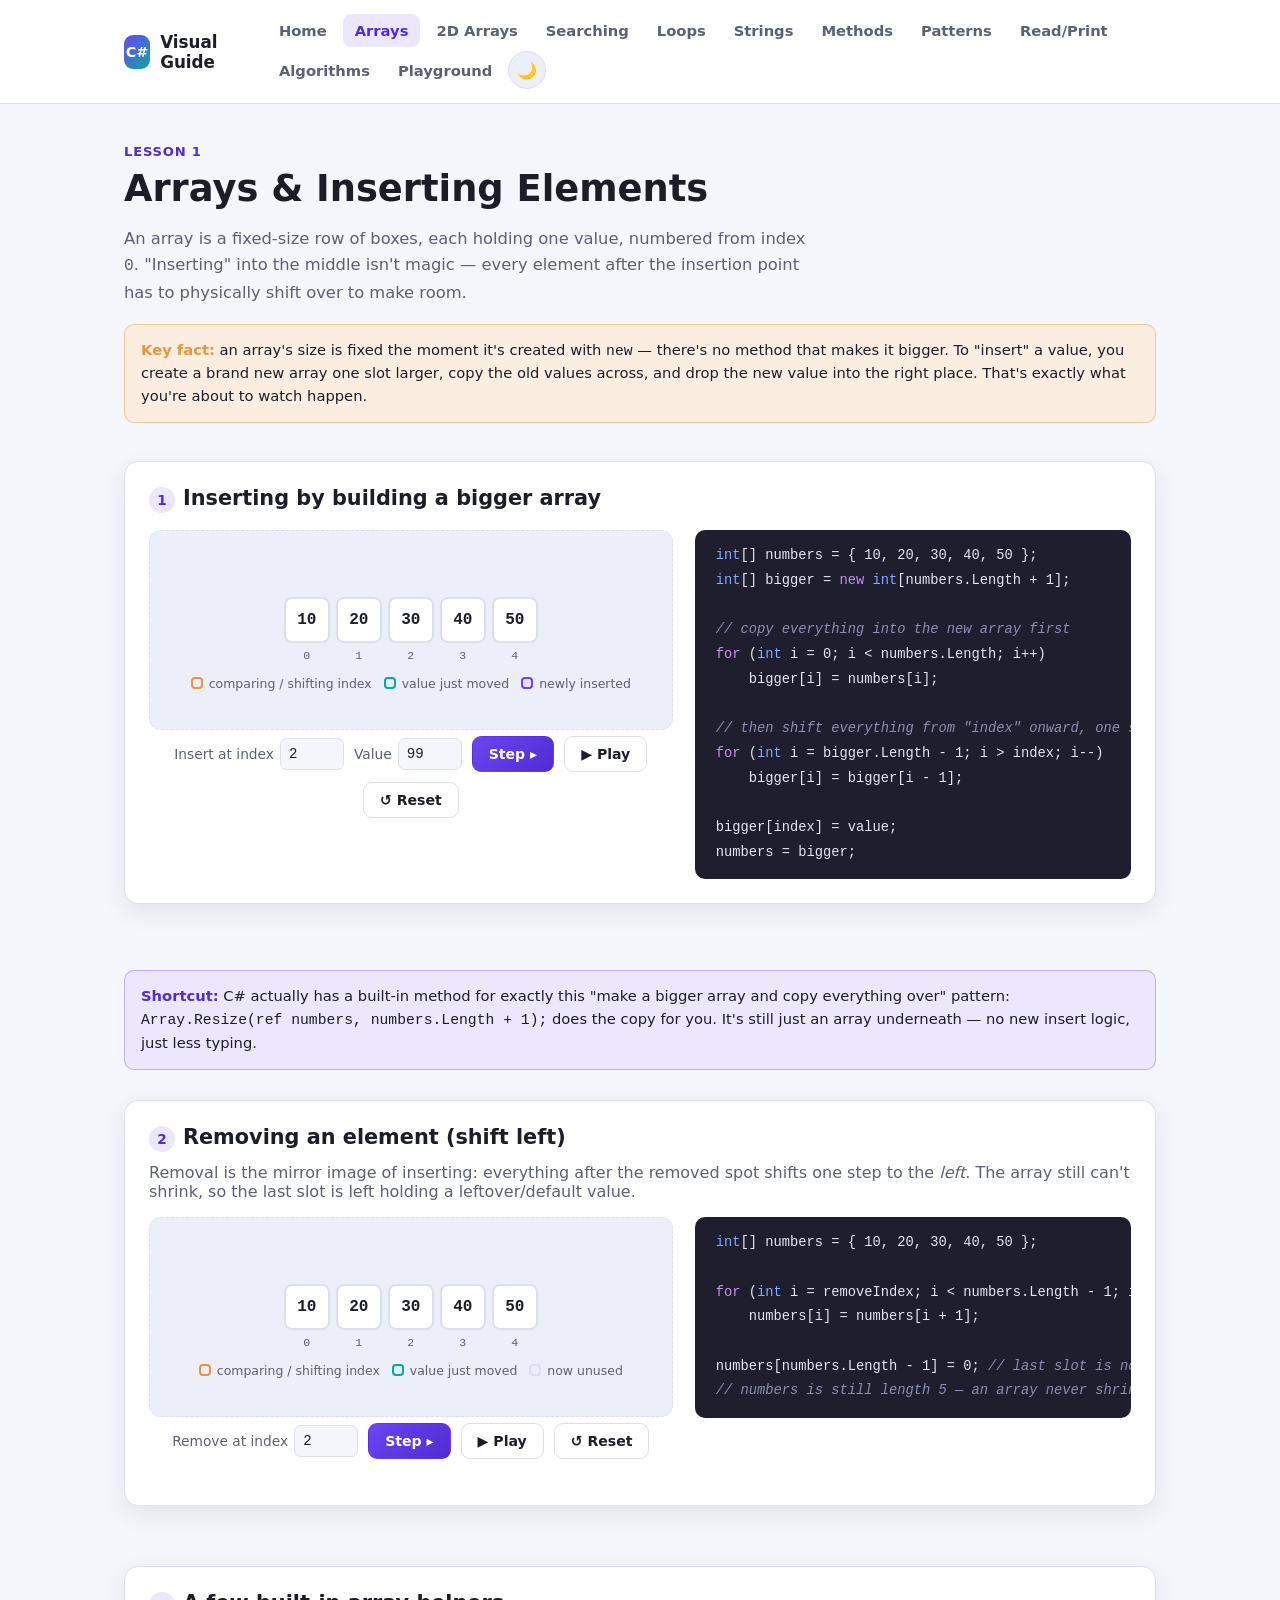
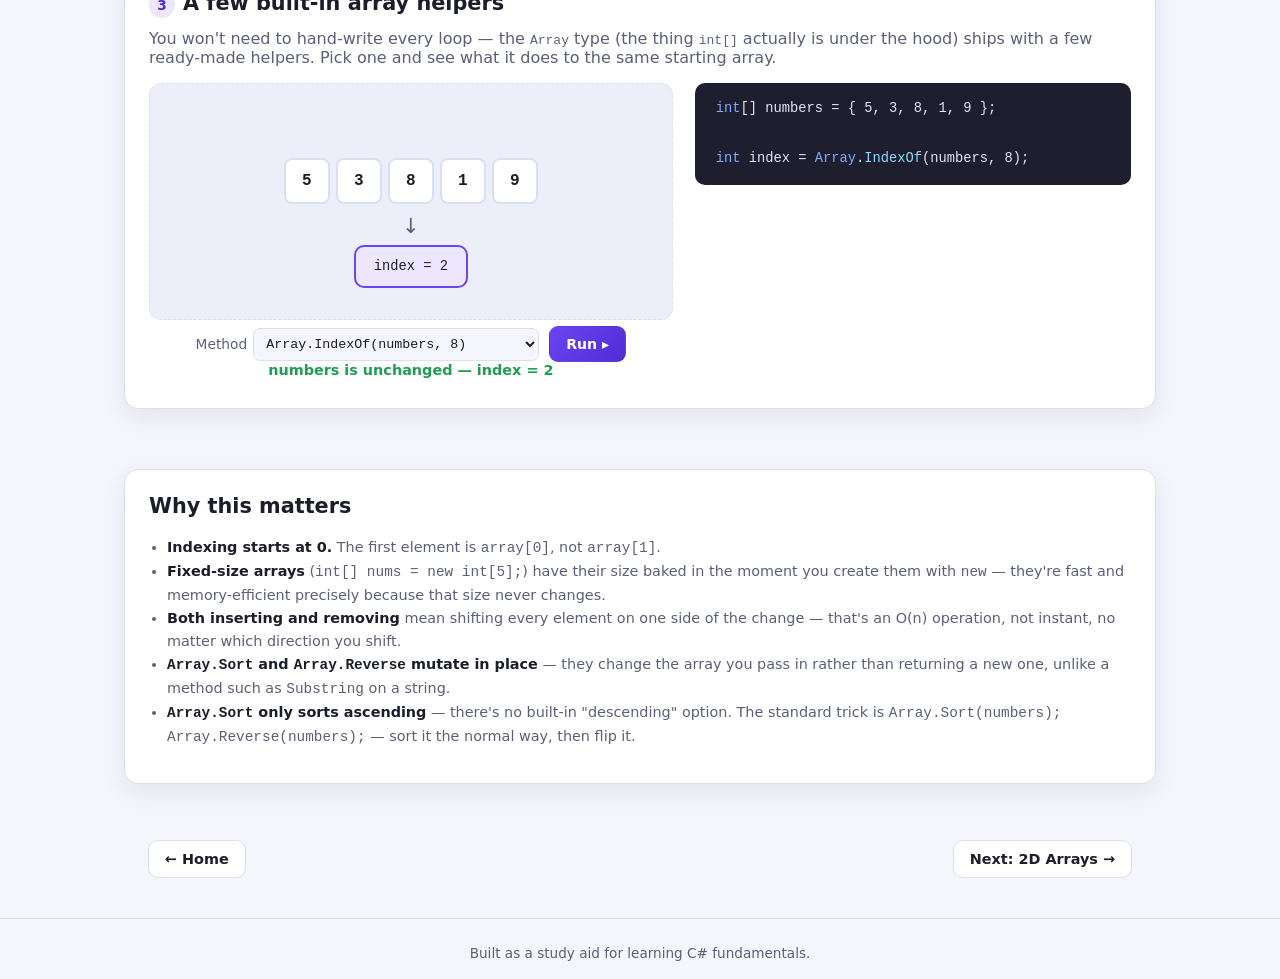
<file: pages/arrays.html>
<!DOCTYPE html>
<html lang="en">
<head>
<meta charset="UTF-8" />
<meta name="viewport" content="width=device-width, initial-scale=1.0" />
<title>Arrays — C# Visual Guide</title>
<link rel="icon" href="data:image/svg+xml,<svg xmlns=%22http://www.w3.org/2000/svg%22 viewBox=%220 0 100 100%22><text y=%22.9em%22 font-size=%2290%22>%23</text></svg>" />
<link rel="stylesheet" href="../css/style.css" />
</head>
<body data-page="arrays">
<header class="site-header">
  <nav class="nav">
    <a class="brand" href="../index.html"><span class="brand-mark">C#</span>Visual Guide</a>
    <button class="nav-toggle" data-nav-toggle aria-label="Toggle navigation">☰</button>
    <div class="nav-links" data-nav-links>
      <a href="../index.html" data-page="home">Home</a>
      <a href="arrays.html" data-page="arrays">Arrays</a>
      <a href="arrays-2d.html" data-page="arrays-2d">2D Arrays</a>
      <a href="searching.html" data-page="searching">Searching</a>
      <a href="loops.html" data-page="loops">Loops</a>
      <a href="strings.html" data-page="strings">Strings</a>
      <a href="functions.html" data-page="functions">Methods</a>
      <a href="patterns.html" data-page="patterns">Patterns</a>
      <a href="array-io.html" data-page="array-io">Read/Print</a>
      <a href="algorithms.html" data-page="algorithms">Algorithms</a>
      <a href="playground.html" data-page="playground">Playground</a>
      <button class="theme-toggle" data-theme-toggle aria-label="Toggle dark mode">🌙</button>
    </div>
  </nav>
</header>

<main>
  <div class="page-header container">
    <div class="eyebrow">Lesson 1</div>
    <h1>Arrays &amp; Inserting Elements</h1>
    <p class="lede">
      An array is a fixed-size row of boxes, each holding one value, numbered from
      index <code>0</code>. "Inserting" into the middle isn't magic — every element
      after the insertion point has to physically shift over to make room.
    </p>
    <div class="callout warn">
      <strong>Key fact:</strong> an array's size is fixed the moment it's created with
      <code>new</code> — there's no method that makes it bigger. To "insert" a value, you
      create a brand new array one slot larger, copy the old values across, and drop the new
      value into the right place. That's exactly what you're about to watch happen.
    </div>
  </div>

  <section class="panel">
    <div class="container">
      <div class="panel-inner">
        <h2><span class="step-num">1</span>Inserting by building a bigger array</h2>
        <div class="viz-layout">
          <div>
            <div class="stage">
              <div class="array-row" id="array-stage"></div>
              <div class="legend">
                <span><i class="compare"></i> comparing / shifting index</span>
                <span><i class="shift"></i> value just moved</span>
                <span><i class="inserted"></i> newly inserted</span>
              </div>
            </div>
            <div class="controls">
              <label class="field">Insert at index
                <input type="number" id="insert-index" value="2" min="0" max="5" />
              </label>
              <label class="field">Value
                <input type="number" id="insert-value" value="99" />
              </label>
              <button class="btn primary" id="step-btn">Step ▸</button>
              <button class="btn" id="play-btn">▶ Play</button>
              <button class="btn" id="reset-btn">↺ Reset</button>
            </div>
            <div class="status-line" id="status"></div>
          </div>
          <div class="aside">
            <div id="code" class="code-block"></div>
          </div>
        </div>
      </div>
    </div>
  </section>

  <div class="container">
    <div class="callout">
      <strong>Shortcut:</strong> C# actually has a built-in method for exactly this
      "make a bigger array and copy everything over" pattern:
      <code>Array.Resize(ref numbers, numbers.Length + 1);</code> does the copy for you.
      It's still just an array underneath — no new insert logic, just less typing.
    </div>
  </div>

  <section class="panel">
    <div class="container">
      <div class="panel-inner">
        <h2><span class="step-num">2</span>Removing an element (shift left)</h2>
        <p style="color:var(--text-muted); margin-top:-6px;">
          Removal is the mirror image of inserting: everything after the removed spot
          shifts one step to the <em>left</em>. The array still can't shrink, so the last
          slot is left holding a leftover/default value.
        </p>
        <div class="viz-layout">
          <div>
            <div class="stage">
              <div class="array-row" id="remove-stage"></div>
              <div class="legend">
                <span><i class="compare"></i> comparing / shifting index</span>
                <span><i class="shift"></i> value just moved</span>
                <span><i class="notfound"></i> now unused</span>
              </div>
            </div>
            <div class="controls">
              <label class="field">Remove at index
                <input type="number" id="remove-index" value="2" min="0" max="4" />
              </label>
              <button class="btn primary" id="remove-step-btn">Step ▸</button>
              <button class="btn" id="remove-play-btn">▶ Play</button>
              <button class="btn" id="remove-reset-btn">↺ Reset</button>
            </div>
            <div class="status-line" id="remove-status"></div>
          </div>
          <div class="aside">
            <div id="remove-code" class="code-block"></div>
          </div>
        </div>
      </div>
    </div>
  </section>

  <section class="panel">
    <div class="container">
      <div class="panel-inner">
        <h2><span class="step-num">3</span>A few built-in array helpers</h2>
        <p style="color:var(--text-muted); margin-top:-6px;">
          You won't need to hand-write every loop — the <code>Array</code> type (the thing
          <code>int[]</code> actually is under the hood) ships with a few ready-made helpers.
          Pick one and see what it does to the same starting array.
        </p>
        <div class="viz-layout">
          <div>
            <div class="stage" style="flex-direction:column; gap:10px;">
              <div class="array-row" id="method-before"></div>
              <div class="flow-arrow">↓</div>
              <div id="method-result"></div>
            </div>
            <div class="controls">
              <label class="field">Method
                <select id="method-select" style="padding:7px 8px; border-radius:7px; border:1px solid var(--border); background:var(--bg); color:var(--text); font-family:var(--font-mono);">
                  <option value="indexof">Array.IndexOf(numbers, 8)</option>
                  <option value="sort-asc">Array.Sort(numbers) — ascending</option>
                  <option value="sort-desc">Sort + Reverse — descending</option>
                  <option value="reverse">Array.Reverse(numbers)</option>
                  <option value="length">numbers.Length</option>
                </select>
              </label>
              <button class="btn primary" id="method-run-btn">Run ▸</button>
            </div>
            <div class="status-line" id="method-status"></div>
          </div>
          <div class="aside">
            <div id="method-code" class="code-block"></div>
          </div>
        </div>
      </div>
    </div>
  </section>

  <section class="panel">
    <div class="container">
      <div class="panel-inner">
        <h2>Why this matters</h2>
        <div class="aside">
          <ul>
            <li><strong>Indexing starts at 0.</strong> The first element is <code>array[0]</code>, not <code>array[1]</code>.</li>
            <li><strong>Fixed-size arrays</strong> (<code>int[] nums = new int[5];</code>) have their size baked in the moment you create them with <code>new</code> — they're fast and memory-efficient precisely because that size never changes.</li>
            <li><strong>Both inserting and removing</strong> mean shifting every element on one side of the change — that's an O(n) operation, not instant, no matter which direction you shift.</li>
            <li><strong><code>Array.Sort</code> and <code>Array.Reverse</code> mutate in place</strong> — they change the array you pass in rather than returning a new one, unlike a method such as <code>Substring</code> on a string.</li>
            <li><strong><code>Array.Sort</code> only sorts ascending</strong> — there's no built-in "descending" option. The standard trick is <code>Array.Sort(numbers); Array.Reverse(numbers);</code> — sort it the normal way, then flip it.</li>
          </ul>
        </div>
      </div>
    </div>
  </section>
</main>

<div class="container">
  <div class="prev-next">
    <a href="../index.html">← Home</a>
    <a href="arrays-2d.html">Next: 2D Arrays →</a>
  </div>
</div>

<footer class="site-footer">Built as a study aid for learning C# fundamentals.</footer>

<script src="../js/viz-core.js"></script>
<script src="../js/main.js"></script>
<script src="../js/pages/arrays.js"></script>
</body>
</html>
</file>
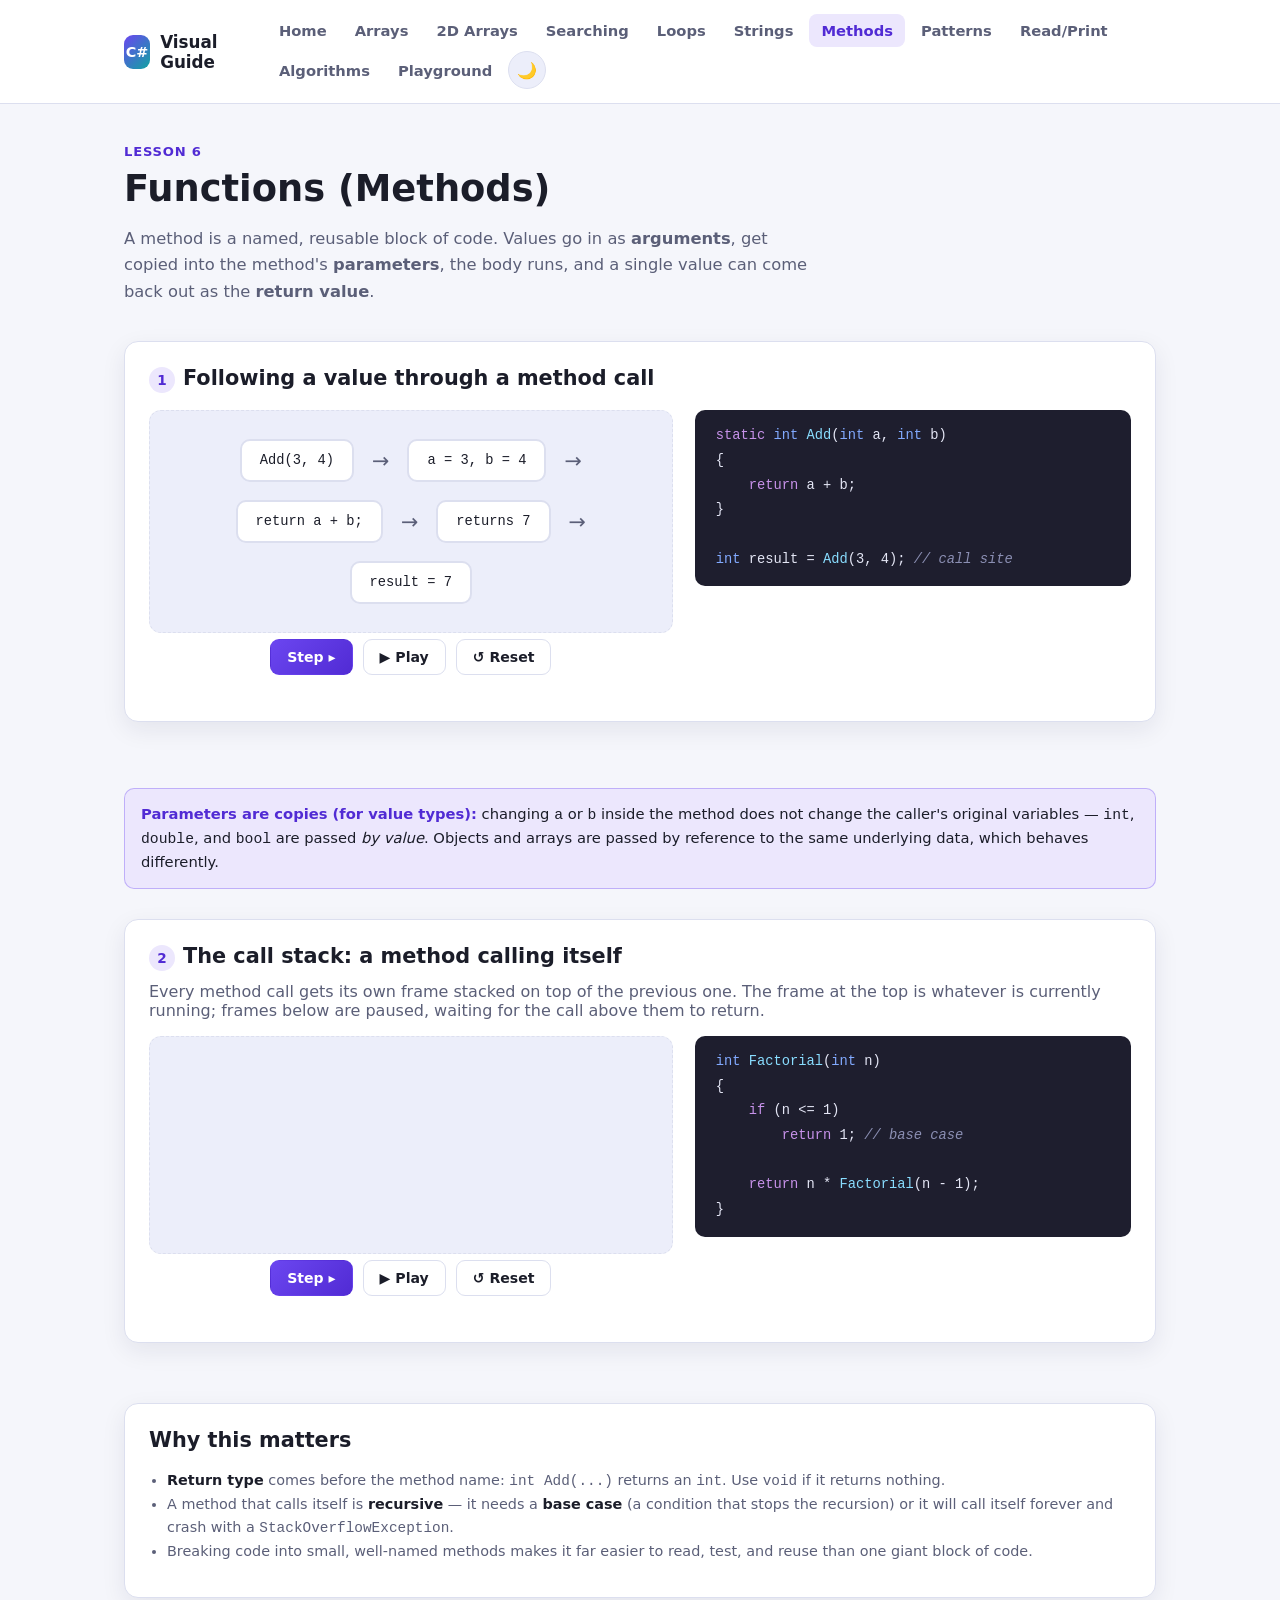
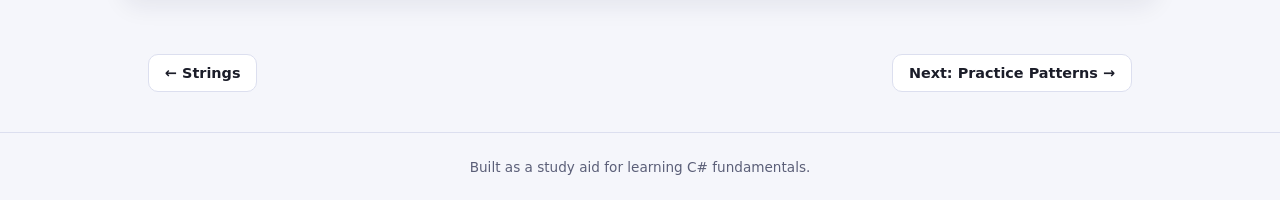
<file: pages/functions.html>
<!DOCTYPE html>
<html lang="en">
<head>
<meta charset="UTF-8" />
<meta name="viewport" content="width=device-width, initial-scale=1.0" />
<title>Methods — C# Visual Guide</title>
<link rel="icon" href="data:image/svg+xml,<svg xmlns=%22http://www.w3.org/2000/svg%22 viewBox=%220 0 100 100%22><text y=%22.9em%22 font-size=%2290%22>%23</text></svg>" />
<link rel="stylesheet" href="../css/style.css" />
</head>
<body data-page="functions">
<header class="site-header">
  <nav class="nav">
    <a class="brand" href="../index.html"><span class="brand-mark">C#</span>Visual Guide</a>
    <button class="nav-toggle" data-nav-toggle aria-label="Toggle navigation">☰</button>
    <div class="nav-links" data-nav-links>
      <a href="../index.html" data-page="home">Home</a>
      <a href="arrays.html" data-page="arrays">Arrays</a>
      <a href="arrays-2d.html" data-page="arrays-2d">2D Arrays</a>
      <a href="searching.html" data-page="searching">Searching</a>
      <a href="loops.html" data-page="loops">Loops</a>
      <a href="strings.html" data-page="strings">Strings</a>
      <a href="functions.html" data-page="functions">Methods</a>
      <a href="patterns.html" data-page="patterns">Patterns</a>
      <a href="array-io.html" data-page="array-io">Read/Print</a>
      <a href="algorithms.html" data-page="algorithms">Algorithms</a>
      <a href="playground.html" data-page="playground">Playground</a>
      <button class="theme-toggle" data-theme-toggle aria-label="Toggle dark mode">🌙</button>
    </div>
  </nav>
</header>

<main>
  <div class="page-header container">
    <div class="eyebrow">Lesson 6</div>
    <h1>Functions (Methods)</h1>
    <p class="lede">
      A method is a named, reusable block of code. Values go in as <strong>arguments</strong>,
      get copied into the method's <strong>parameters</strong>, the body runs, and a single
      value can come back out as the <strong>return value</strong>.
    </p>
  </div>

  <section class="panel">
    <div class="container">
      <div class="panel-inner">
        <h2><span class="step-num">1</span>Following a value through a method call</h2>
        <div class="viz-layout">
          <div>
            <div class="stage">
              <div class="flow-diagram" id="call-flow"></div>
            </div>
            <div class="controls">
              <button class="btn primary" id="call-step-btn">Step ▸</button>
              <button class="btn" id="call-play-btn">▶ Play</button>
              <button class="btn" id="call-reset-btn">↺ Reset</button>
            </div>
            <div class="status-line" id="call-status"></div>
          </div>
          <div class="aside">
            <div id="call-code" class="code-block"></div>
          </div>
        </div>
      </div>
    </div>
  </section>

  <div class="container">
    <div class="callout">
      <strong>Parameters are copies (for value types):</strong> changing <code>a</code> or <code>b</code>
      inside the method does not change the caller's original variables — <code>int</code>,
      <code>double</code>, and <code>bool</code> are passed <em>by value</em>. Objects and arrays
      are passed by reference to the same underlying data, which behaves differently.
    </div>
  </div>

  <section class="panel">
    <div class="container">
      <div class="panel-inner">
        <h2><span class="step-num">2</span>The call stack: a method calling itself</h2>
        <p style="color:var(--text-muted); margin-top:-6px;">
          Every method call gets its own frame stacked on top of the previous one. The
          frame at the top is whatever is currently running; frames below are paused,
          waiting for the call above them to return.
        </p>
        <div class="viz-layout">
          <div>
            <div class="stage" style="align-items:flex-end;">
              <div class="stack-wrap" id="stack-wrap"></div>
            </div>
            <div class="controls">
              <button class="btn primary" id="stack-step-btn">Step ▸</button>
              <button class="btn" id="stack-play-btn">▶ Play</button>
              <button class="btn" id="stack-reset-btn">↺ Reset</button>
            </div>
            <div class="status-line" id="stack-status"></div>
          </div>
          <div class="aside">
            <div id="stack-code" class="code-block"></div>
          </div>
        </div>
      </div>
    </div>
  </section>

  <section class="panel">
    <div class="container">
      <div class="panel-inner">
        <h2>Why this matters</h2>
        <div class="aside">
          <ul>
            <li><strong>Return type</strong> comes before the method name: <code>int Add(...)</code> returns an <code>int</code>. Use <code>void</code> if it returns nothing.</li>
            <li>A method that calls itself is <strong>recursive</strong> — it needs a <strong>base case</strong> (a condition that stops the recursion) or it will call itself forever and crash with a <code>StackOverflowException</code>.</li>
            <li>Breaking code into small, well-named methods makes it far easier to read, test, and reuse than one giant block of code.</li>
          </ul>
        </div>
      </div>
    </div>
  </section>
</main>

<div class="container">
  <div class="prev-next">
    <a href="strings.html">← Strings</a>
    <a href="patterns.html">Next: Practice Patterns →</a>
  </div>
</div>

<footer class="site-footer">Built as a study aid for learning C# fundamentals.</footer>

<script src="../js/viz-core.js"></script>
<script src="../js/main.js"></script>
<script src="../js/pages/functions.js"></script>
</body>
</html>
</file>
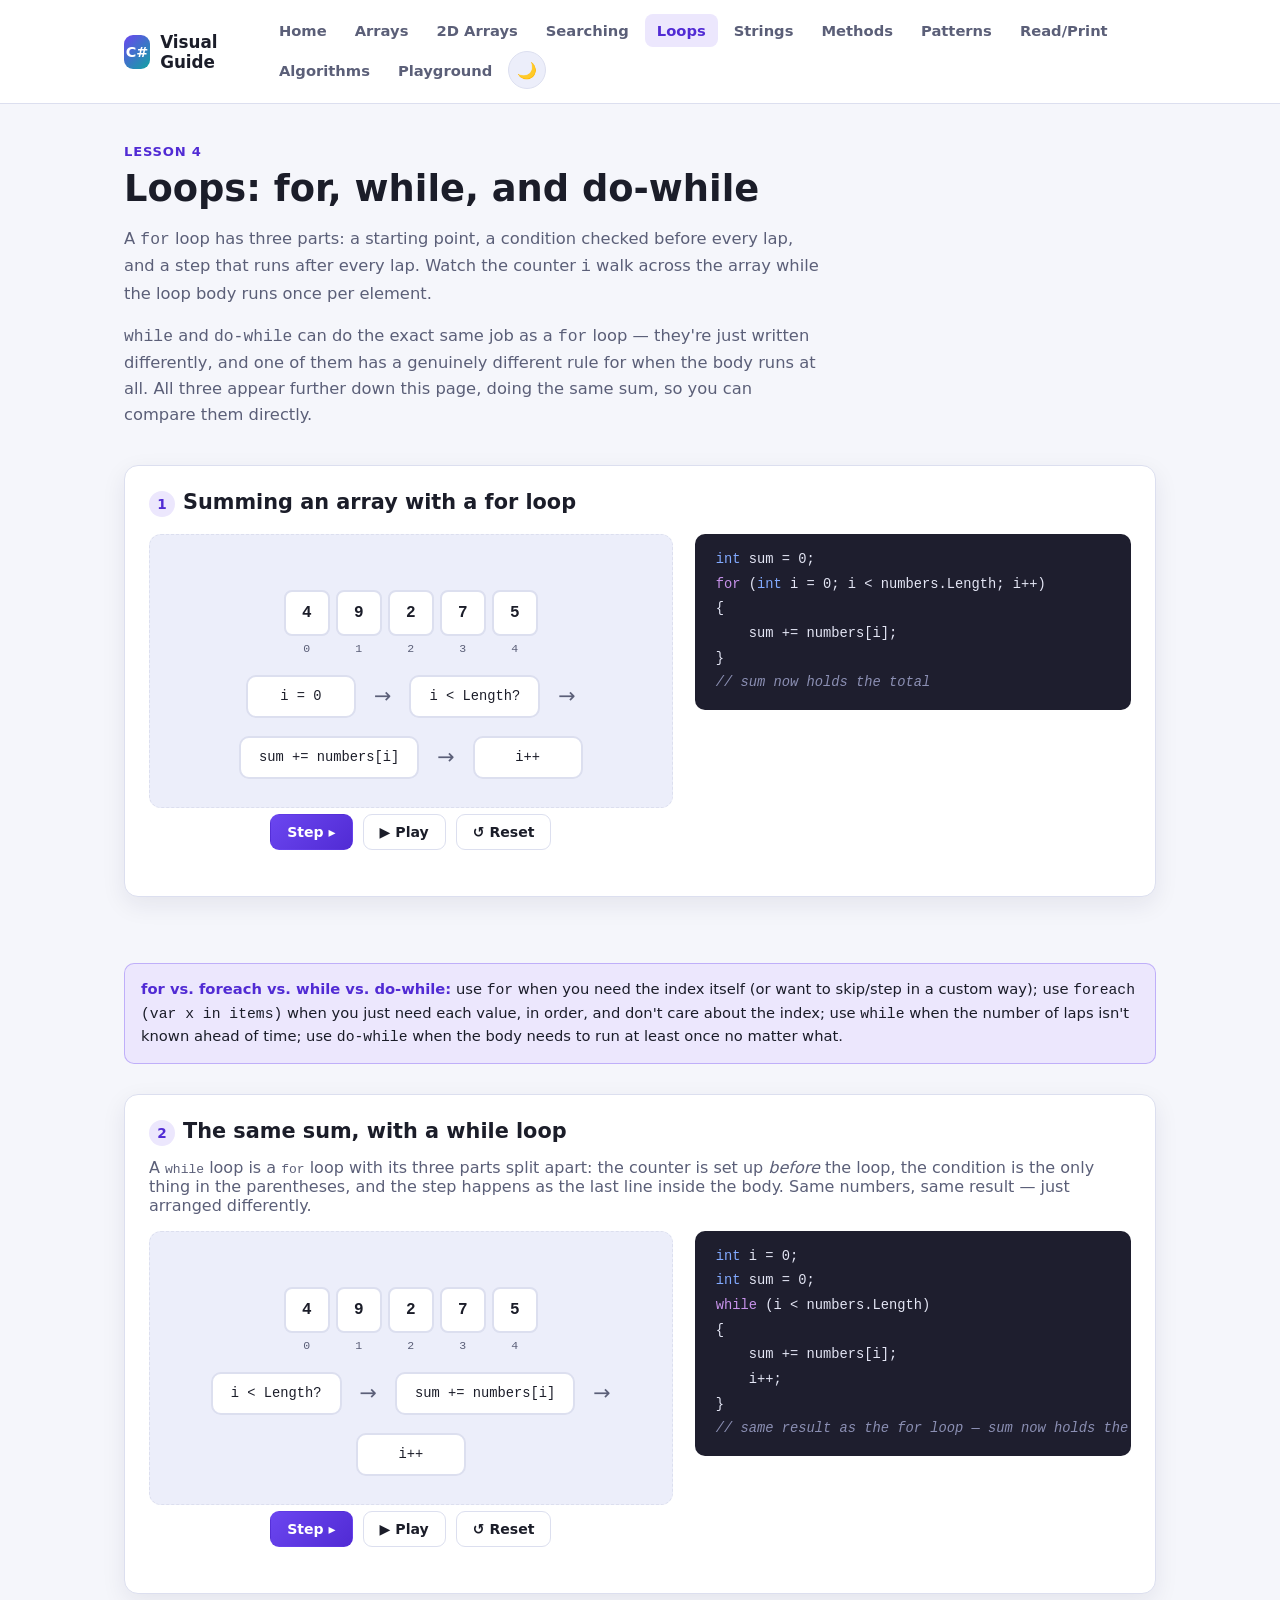
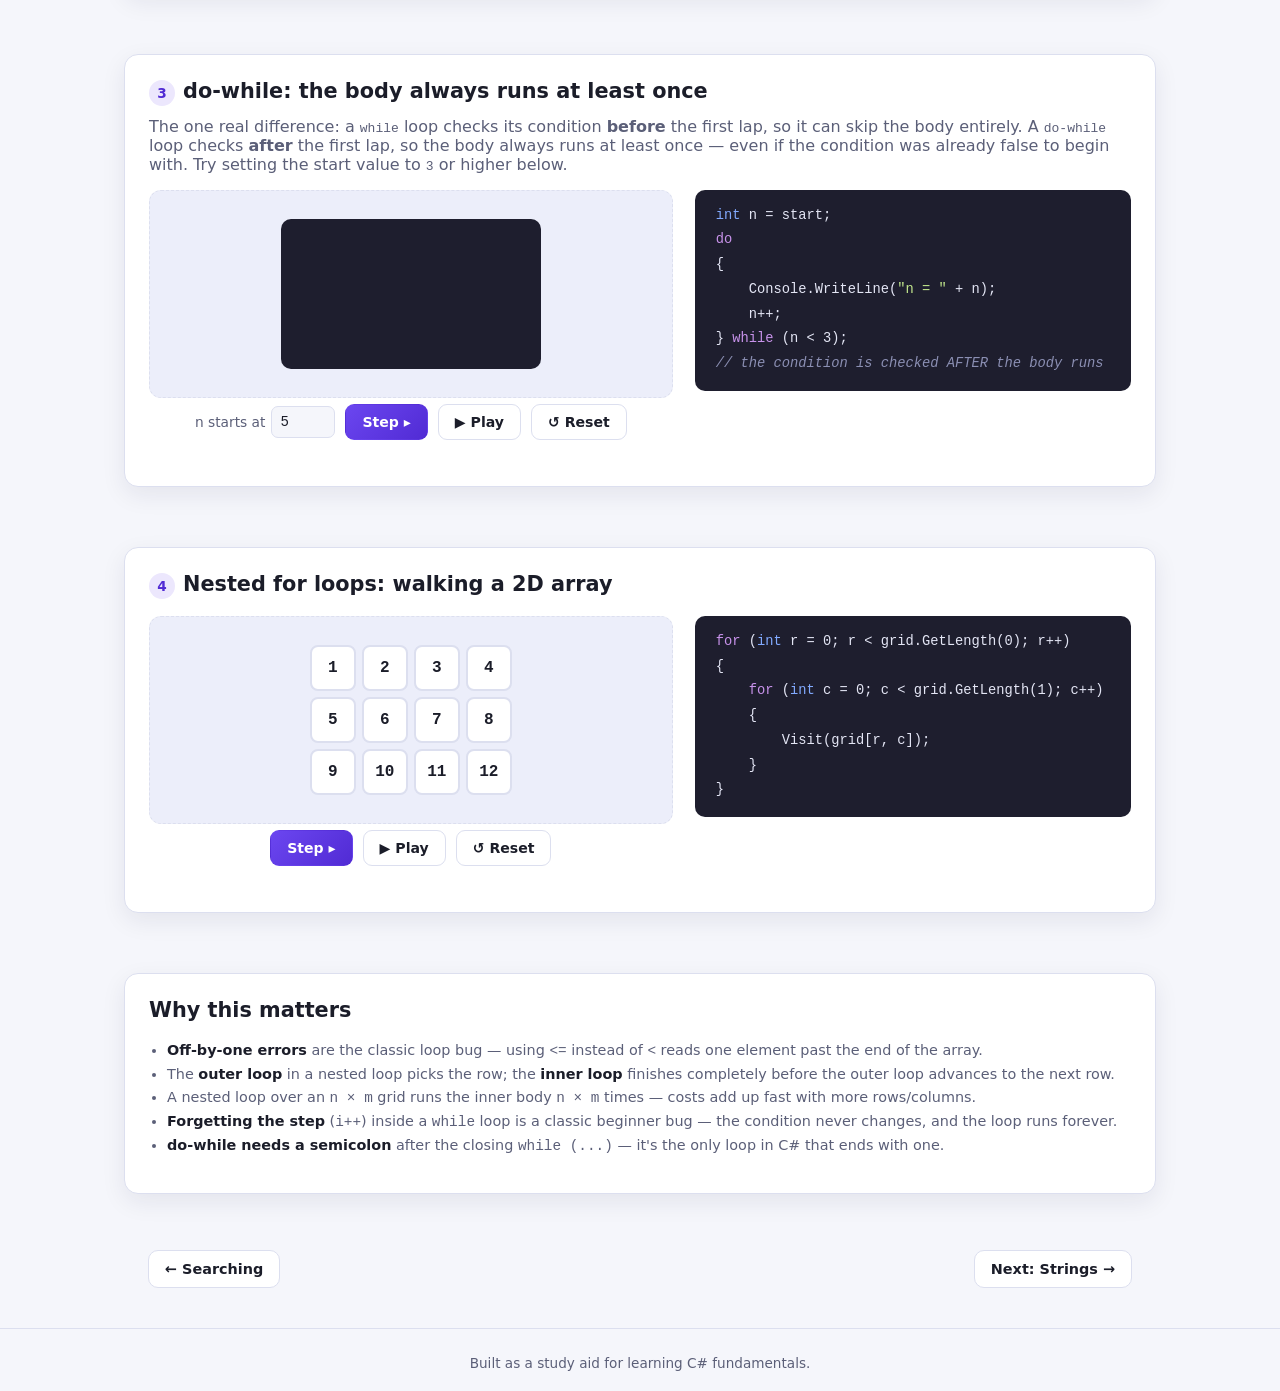
<file: pages/loops.html>
<!DOCTYPE html>
<html lang="en">
<head>
<meta charset="UTF-8" />
<meta name="viewport" content="width=device-width, initial-scale=1.0" />
<title>Loops: for, while, do-while — C# Visual Guide</title>
<link rel="icon" href="data:image/svg+xml,<svg xmlns=%22http://www.w3.org/2000/svg%22 viewBox=%220 0 100 100%22><text y=%22.9em%22 font-size=%2290%22>%23</text></svg>" />
<link rel="stylesheet" href="../css/style.css" />
</head>
<body data-page="loops">
<header class="site-header">
  <nav class="nav">
    <a class="brand" href="../index.html"><span class="brand-mark">C#</span>Visual Guide</a>
    <button class="nav-toggle" data-nav-toggle aria-label="Toggle navigation">☰</button>
    <div class="nav-links" data-nav-links>
      <a href="../index.html" data-page="home">Home</a>
      <a href="arrays.html" data-page="arrays">Arrays</a>
      <a href="arrays-2d.html" data-page="arrays-2d">2D Arrays</a>
      <a href="searching.html" data-page="searching">Searching</a>
      <a href="loops.html" data-page="loops">Loops</a>
      <a href="strings.html" data-page="strings">Strings</a>
      <a href="functions.html" data-page="functions">Methods</a>
      <a href="patterns.html" data-page="patterns">Patterns</a>
      <a href="array-io.html" data-page="array-io">Read/Print</a>
      <a href="algorithms.html" data-page="algorithms">Algorithms</a>
      <a href="playground.html" data-page="playground">Playground</a>
      <button class="theme-toggle" data-theme-toggle aria-label="Toggle dark mode">🌙</button>
    </div>
  </nav>
</header>

<main>
  <div class="page-header container">
    <div class="eyebrow">Lesson 4</div>
    <h1>Loops: for, while, and do-while</h1>
    <p class="lede">
      A <code>for</code> loop has three parts: a starting point, a condition checked before
      every lap, and a step that runs after every lap. Watch the counter <code>i</code> walk
      across the array while the loop body runs once per element.
    </p>
    <p class="lede" style="margin-top:14px;">
      <code>while</code> and <code>do-while</code> can do the exact same job as a
      <code>for</code> loop — they're just written differently, and one of them has a
      genuinely different rule for when the body runs at all. All three appear further down
      this page, doing the same sum, so you can compare them directly.
    </p>
  </div>

  <section class="panel">
    <div class="container">
      <div class="panel-inner">
        <h2><span class="step-num">1</span>Summing an array with a for loop</h2>
        <div class="viz-layout">
          <div>
            <div class="stage">
              <div class="array-row" id="loop-stage"></div>
              <div class="flow-diagram" id="loop-flow" style="margin-top:6px;"></div>
            </div>
            <div class="controls">
              <button class="btn primary" id="loop-step-btn">Step ▸</button>
              <button class="btn" id="loop-play-btn">▶ Play</button>
              <button class="btn" id="loop-reset-btn">↺ Reset</button>
            </div>
            <div class="status-line" id="loop-status"></div>
          </div>
          <div class="aside">
            <div id="loop-code" class="code-block"></div>
          </div>
        </div>
      </div>
    </div>
  </section>

  <div class="container">
    <div class="callout">
      <strong>for vs. foreach vs. while vs. do-while:</strong> use <code>for</code> when you
      need the index itself (or want to skip/step in a custom way); use
      <code>foreach (var x in items)</code> when you just need each value, in order, and
      don't care about the index; use <code>while</code> when the number of laps isn't known
      ahead of time; use <code>do-while</code> when the body needs to run at least once no
      matter what.
    </div>
  </div>

  <section class="panel">
    <div class="container">
      <div class="panel-inner">
        <h2><span class="step-num">2</span>The same sum, with a while loop</h2>
        <p style="color:var(--text-muted); margin-top:-6px;">
          A <code>while</code> loop is a <code>for</code> loop with its three parts split
          apart: the counter is set up <em>before</em> the loop, the condition is the only
          thing in the parentheses, and the step happens as the last line inside the body.
          Same numbers, same result — just arranged differently.
        </p>
        <div class="viz-layout">
          <div>
            <div class="stage">
              <div class="array-row" id="while-stage"></div>
              <div class="flow-diagram" id="while-flow" style="margin-top:6px;"></div>
            </div>
            <div class="controls">
              <button class="btn primary" id="while-step-btn">Step ▸</button>
              <button class="btn" id="while-play-btn">▶ Play</button>
              <button class="btn" id="while-reset-btn">↺ Reset</button>
            </div>
            <div class="status-line" id="while-status"></div>
          </div>
          <div class="aside">
            <div id="while-code" class="code-block"></div>
          </div>
        </div>
      </div>
    </div>
  </section>

  <section class="panel">
    <div class="container">
      <div class="panel-inner">
        <h2><span class="step-num">3</span>do-while: the body always runs at least once</h2>
        <p style="color:var(--text-muted); margin-top:-6px;">
          The one real difference: a <code>while</code> loop checks its condition
          <strong>before</strong> the first lap, so it can skip the body entirely. A
          <code>do-while</code> loop checks <strong>after</strong> the first lap, so the body
          always runs at least once — even if the condition was already false to begin with.
          Try setting the start value to <code>3</code> or higher below.
        </p>
        <div class="viz-layout">
          <div>
            <div class="stage" style="flex-direction:column; gap:12px;">
              <div id="dowhile-console" class="console-output" style="max-width:260px;"></div>
            </div>
            <div class="controls">
              <label class="field">n starts at
                <input type="number" id="dowhile-start" value="5" min="-5" max="6" />
              </label>
              <button class="btn primary" id="dowhile-step-btn">Step ▸</button>
              <button class="btn" id="dowhile-play-btn">▶ Play</button>
              <button class="btn" id="dowhile-reset-btn">↺ Reset</button>
            </div>
            <div class="status-line" id="dowhile-status"></div>
          </div>
          <div class="aside">
            <div id="dowhile-code" class="code-block"></div>
          </div>
        </div>
      </div>
    </div>
  </section>

  <section class="panel">
    <div class="container">
      <div class="panel-inner">
        <h2><span class="step-num">4</span>Nested for loops: walking a 2D array</h2>
        <div class="viz-layout">
          <div>
            <div class="stage">
              <div class="grid-2d" id="nested-grid-stage"></div>
            </div>
            <div class="controls">
              <button class="btn primary" id="nested-step-btn">Step ▸</button>
              <button class="btn" id="nested-play-btn">▶ Play</button>
              <button class="btn" id="nested-reset-btn">↺ Reset</button>
            </div>
            <div class="status-line" id="nested-status"></div>
          </div>
          <div class="aside">
            <div id="nested-code" class="code-block"></div>
          </div>
        </div>
      </div>
    </div>
  </section>

  <section class="panel">
    <div class="container">
      <div class="panel-inner">
        <h2>Why this matters</h2>
        <div class="aside">
          <ul>
            <li><strong>Off-by-one errors</strong> are the classic loop bug — using <code>&lt;=</code> instead of <code>&lt;</code> reads one element past the end of the array.</li>
            <li>The <strong>outer loop</strong> in a nested loop picks the row; the <strong>inner loop</strong> finishes completely before the outer loop advances to the next row.</li>
            <li>A nested loop over an <code>n × m</code> grid runs the inner body <code>n × m</code> times — costs add up fast with more rows/columns.</li>
            <li><strong>Forgetting the step</strong> (<code>i++</code>) inside a <code>while</code> loop is a classic beginner bug — the condition never changes, and the loop runs forever.</li>
            <li><strong>do-while needs a semicolon</strong> after the closing <code>while (...)</code> — it's the only loop in C# that ends with one.</li>
          </ul>
        </div>
      </div>
    </div>
  </section>
</main>

<div class="container">
  <div class="prev-next">
    <a href="searching.html">← Searching</a>
    <a href="strings.html">Next: Strings →</a>
  </div>
</div>

<footer class="site-footer">Built as a study aid for learning C# fundamentals.</footer>

<script src="../js/viz-core.js"></script>
<script src="../js/main.js"></script>
<script src="../js/pages/loops.js"></script>
</body>
</html>
</file>
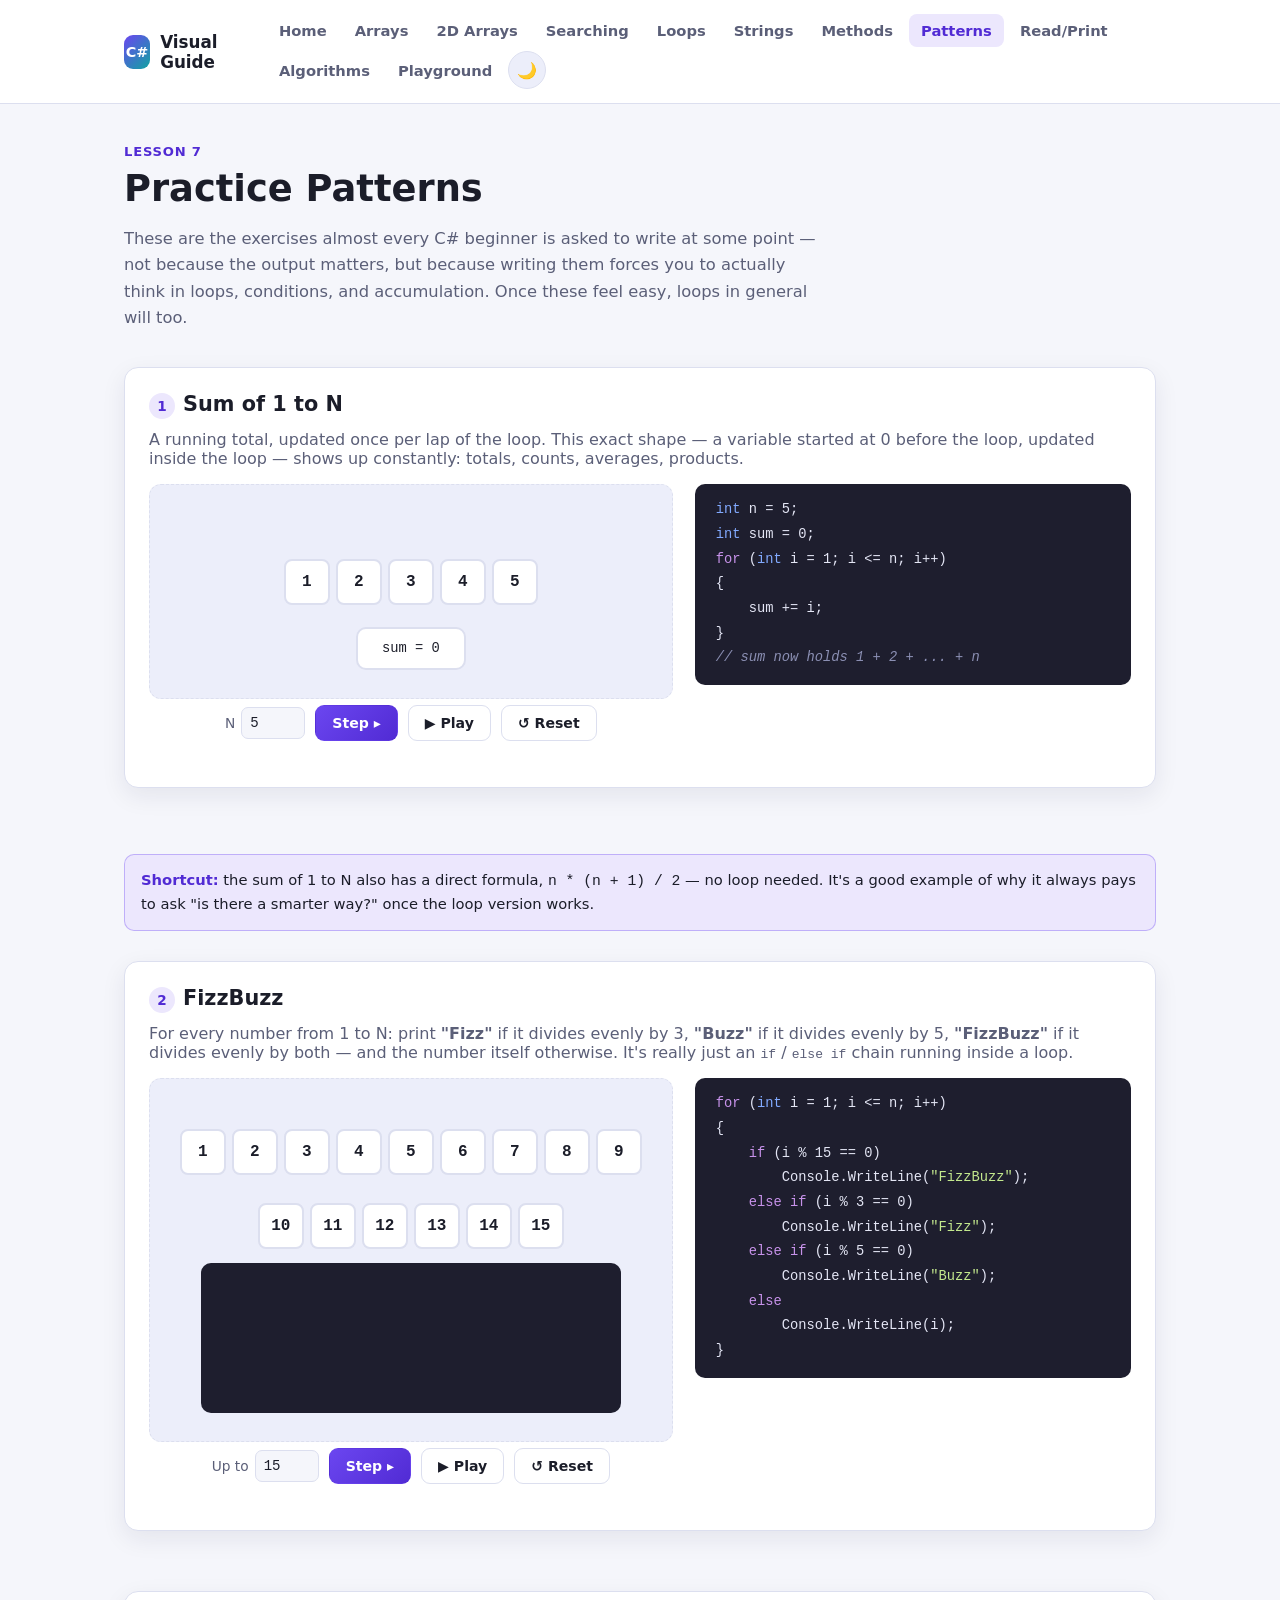
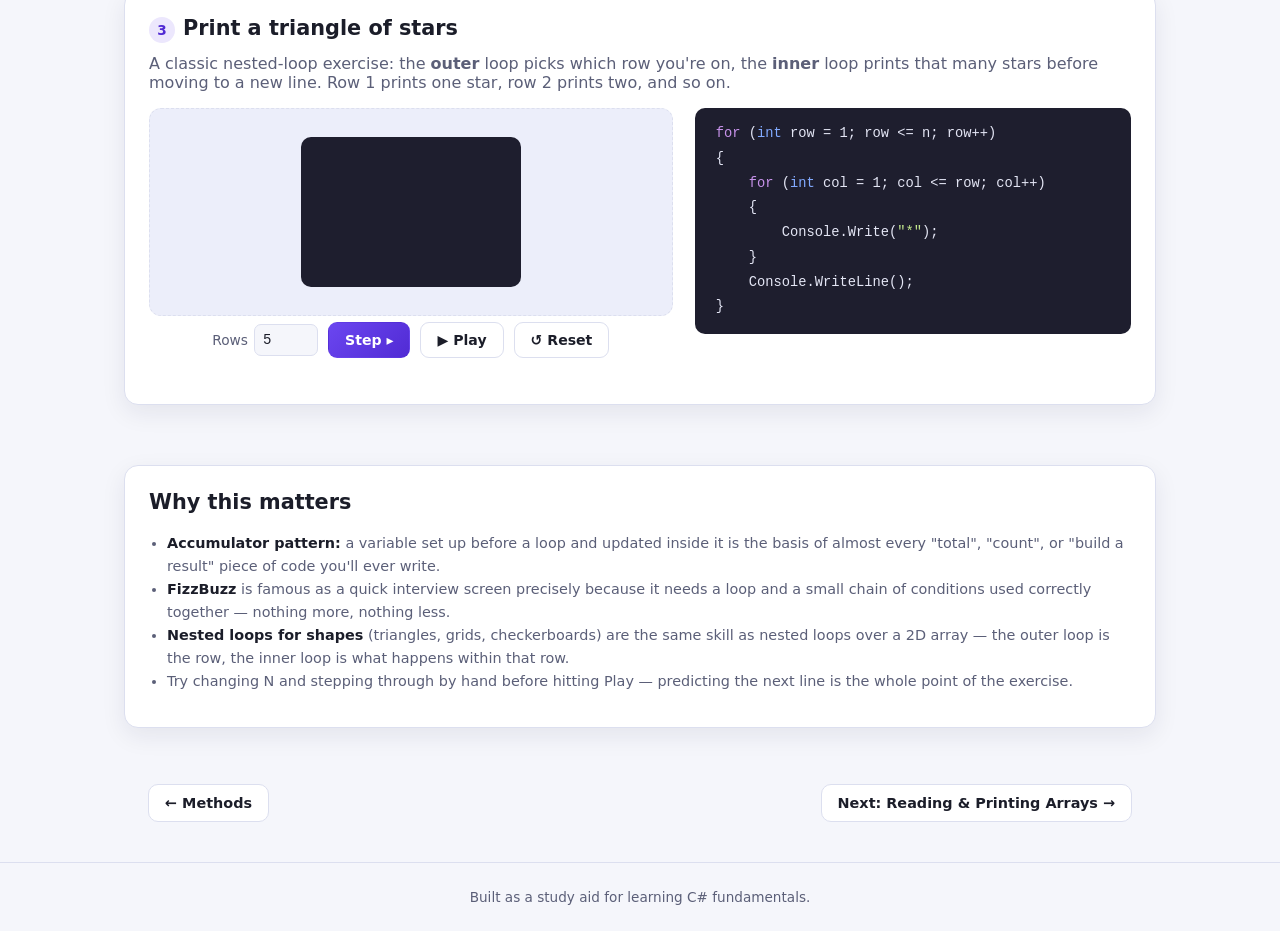
<file: pages/patterns.html>
<!DOCTYPE html>
<html lang="en">
<head>
<meta charset="UTF-8" />
<meta name="viewport" content="width=device-width, initial-scale=1.0" />
<title>Practice Patterns — C# Visual Guide</title>
<link rel="icon" href="data:image/svg+xml,<svg xmlns=%22http://www.w3.org/2000/svg%22 viewBox=%220 0 100 100%22><text y=%22.9em%22 font-size=%2290%22>%23</text></svg>" />
<link rel="stylesheet" href="../css/style.css" />
</head>
<body data-page="patterns">
<header class="site-header">
  <nav class="nav">
    <a class="brand" href="../index.html"><span class="brand-mark">C#</span>Visual Guide</a>
    <button class="nav-toggle" data-nav-toggle aria-label="Toggle navigation">☰</button>
    <div class="nav-links" data-nav-links>
      <a href="../index.html" data-page="home">Home</a>
      <a href="arrays.html" data-page="arrays">Arrays</a>
      <a href="arrays-2d.html" data-page="arrays-2d">2D Arrays</a>
      <a href="searching.html" data-page="searching">Searching</a>
      <a href="loops.html" data-page="loops">Loops</a>
      <a href="strings.html" data-page="strings">Strings</a>
      <a href="functions.html" data-page="functions">Methods</a>
      <a href="patterns.html" data-page="patterns">Patterns</a>
      <a href="array-io.html" data-page="array-io">Read/Print</a>
      <a href="algorithms.html" data-page="algorithms">Algorithms</a>
      <a href="playground.html" data-page="playground">Playground</a>
      <button class="theme-toggle" data-theme-toggle aria-label="Toggle dark mode">🌙</button>
    </div>
  </nav>
</header>

<main>
  <div class="page-header container">
    <div class="eyebrow">Lesson 7</div>
    <h1>Practice Patterns</h1>
    <p class="lede">
      These are the exercises almost every C# beginner is asked to write at some point —
      not because the output matters, but because writing them forces you to actually
      think in loops, conditions, and accumulation. Once these feel easy, loops in general
      will too.
    </p>
  </div>

  <section class="panel">
    <div class="container">
      <div class="panel-inner">
        <h2><span class="step-num">1</span>Sum of 1 to N</h2>
        <p style="color:var(--text-muted); margin-top:-6px;">
          A running total, updated once per lap of the loop. This exact shape — a variable
          started at 0 before the loop, updated inside the loop — shows up constantly:
          totals, counts, averages, products.
        </p>
        <div class="viz-layout">
          <div>
            <div class="stage">
              <div class="array-row" id="sum-stage"></div>
              <div class="flow-diagram" style="margin-top:8px;">
                <div class="flow-box" id="sum-total-box">sum = 0</div>
              </div>
            </div>
            <div class="controls">
              <label class="field">N
                <input type="number" id="sum-n" value="5" min="1" max="8" />
              </label>
              <button class="btn primary" id="sum-step-btn">Step ▸</button>
              <button class="btn" id="sum-play-btn">▶ Play</button>
              <button class="btn" id="sum-reset-btn">↺ Reset</button>
            </div>
            <div class="status-line" id="sum-status"></div>
          </div>
          <div class="aside">
            <div id="sum-code" class="code-block"></div>
          </div>
        </div>
      </div>
    </div>
  </section>

  <div class="container">
    <div class="callout">
      <strong>Shortcut:</strong> the sum of 1 to N also has a direct formula,
      <code>n * (n + 1) / 2</code> — no loop needed. It's a good example of why it always
      pays to ask "is there a smarter way?" once the loop version works.
    </div>
  </div>

  <section class="panel">
    <div class="container">
      <div class="panel-inner">
        <h2><span class="step-num">2</span>FizzBuzz</h2>
        <p style="color:var(--text-muted); margin-top:-6px;">
          For every number from 1 to N: print <strong>"Fizz"</strong> if it divides evenly by 3,
          <strong>"Buzz"</strong> if it divides evenly by 5, <strong>"FizzBuzz"</strong> if it
          divides evenly by both — and the number itself otherwise. It's really just an
          <code>if</code> / <code>else if</code> chain running inside a loop.
        </p>
        <div class="viz-layout">
          <div>
            <div class="stage">
              <div class="array-row" id="fizzbuzz-stage"></div>
              <div id="fizzbuzz-console" class="console-output"></div>
            </div>
            <div class="controls">
              <label class="field">Up to
                <input type="number" id="fizzbuzz-n" value="15" min="1" max="20" />
              </label>
              <button class="btn primary" id="fizzbuzz-step-btn">Step ▸</button>
              <button class="btn" id="fizzbuzz-play-btn">▶ Play</button>
              <button class="btn" id="fizzbuzz-reset-btn">↺ Reset</button>
            </div>
            <div class="status-line" id="fizzbuzz-status"></div>
          </div>
          <div class="aside">
            <div id="fizzbuzz-code" class="code-block"></div>
          </div>
        </div>
      </div>
    </div>
  </section>

  <section class="panel">
    <div class="container">
      <div class="panel-inner">
        <h2><span class="step-num">3</span>Print a triangle of stars</h2>
        <p style="color:var(--text-muted); margin-top:-6px;">
          A classic nested-loop exercise: the <strong>outer</strong> loop picks which row
          you're on, the <strong>inner</strong> loop prints that many stars before moving to
          a new line. Row 1 prints one star, row 2 prints two, and so on.
        </p>
        <div class="viz-layout">
          <div>
            <div class="stage">
              <div id="triangle-console" class="console-output" style="max-width:220px;"></div>
            </div>
            <div class="controls">
              <label class="field">Rows
                <input type="number" id="triangle-n" value="5" min="1" max="8" />
              </label>
              <button class="btn primary" id="triangle-step-btn">Step ▸</button>
              <button class="btn" id="triangle-play-btn">▶ Play</button>
              <button class="btn" id="triangle-reset-btn">↺ Reset</button>
            </div>
            <div class="status-line" id="triangle-status"></div>
          </div>
          <div class="aside">
            <div id="triangle-code" class="code-block"></div>
          </div>
        </div>
      </div>
    </div>
  </section>

  <section class="panel">
    <div class="container">
      <div class="panel-inner">
        <h2>Why this matters</h2>
        <div class="aside">
          <ul>
            <li><strong>Accumulator pattern:</strong> a variable set up before a loop and updated inside it is the basis of almost every "total", "count", or "build a result" piece of code you'll ever write.</li>
            <li><strong>FizzBuzz</strong> is famous as a quick interview screen precisely because it needs a loop and a small chain of conditions used correctly together — nothing more, nothing less.</li>
            <li><strong>Nested loops for shapes</strong> (triangles, grids, checkerboards) are the same skill as nested loops over a 2D array — the outer loop is the row, the inner loop is what happens within that row.</li>
            <li>Try changing N and stepping through by hand before hitting Play — predicting the next line is the whole point of the exercise.</li>
          </ul>
        </div>
      </div>
    </div>
  </section>
</main>

<div class="container">
  <div class="prev-next">
    <a href="functions.html">← Methods</a>
    <a href="array-io.html">Next: Reading &amp; Printing Arrays →</a>
  </div>
</div>

<footer class="site-footer">Built as a study aid for learning C# fundamentals.</footer>

<script src="../js/viz-core.js"></script>
<script src="../js/main.js"></script>
<script src="../js/pages/patterns.js"></script>
</body>
</html>
</file>
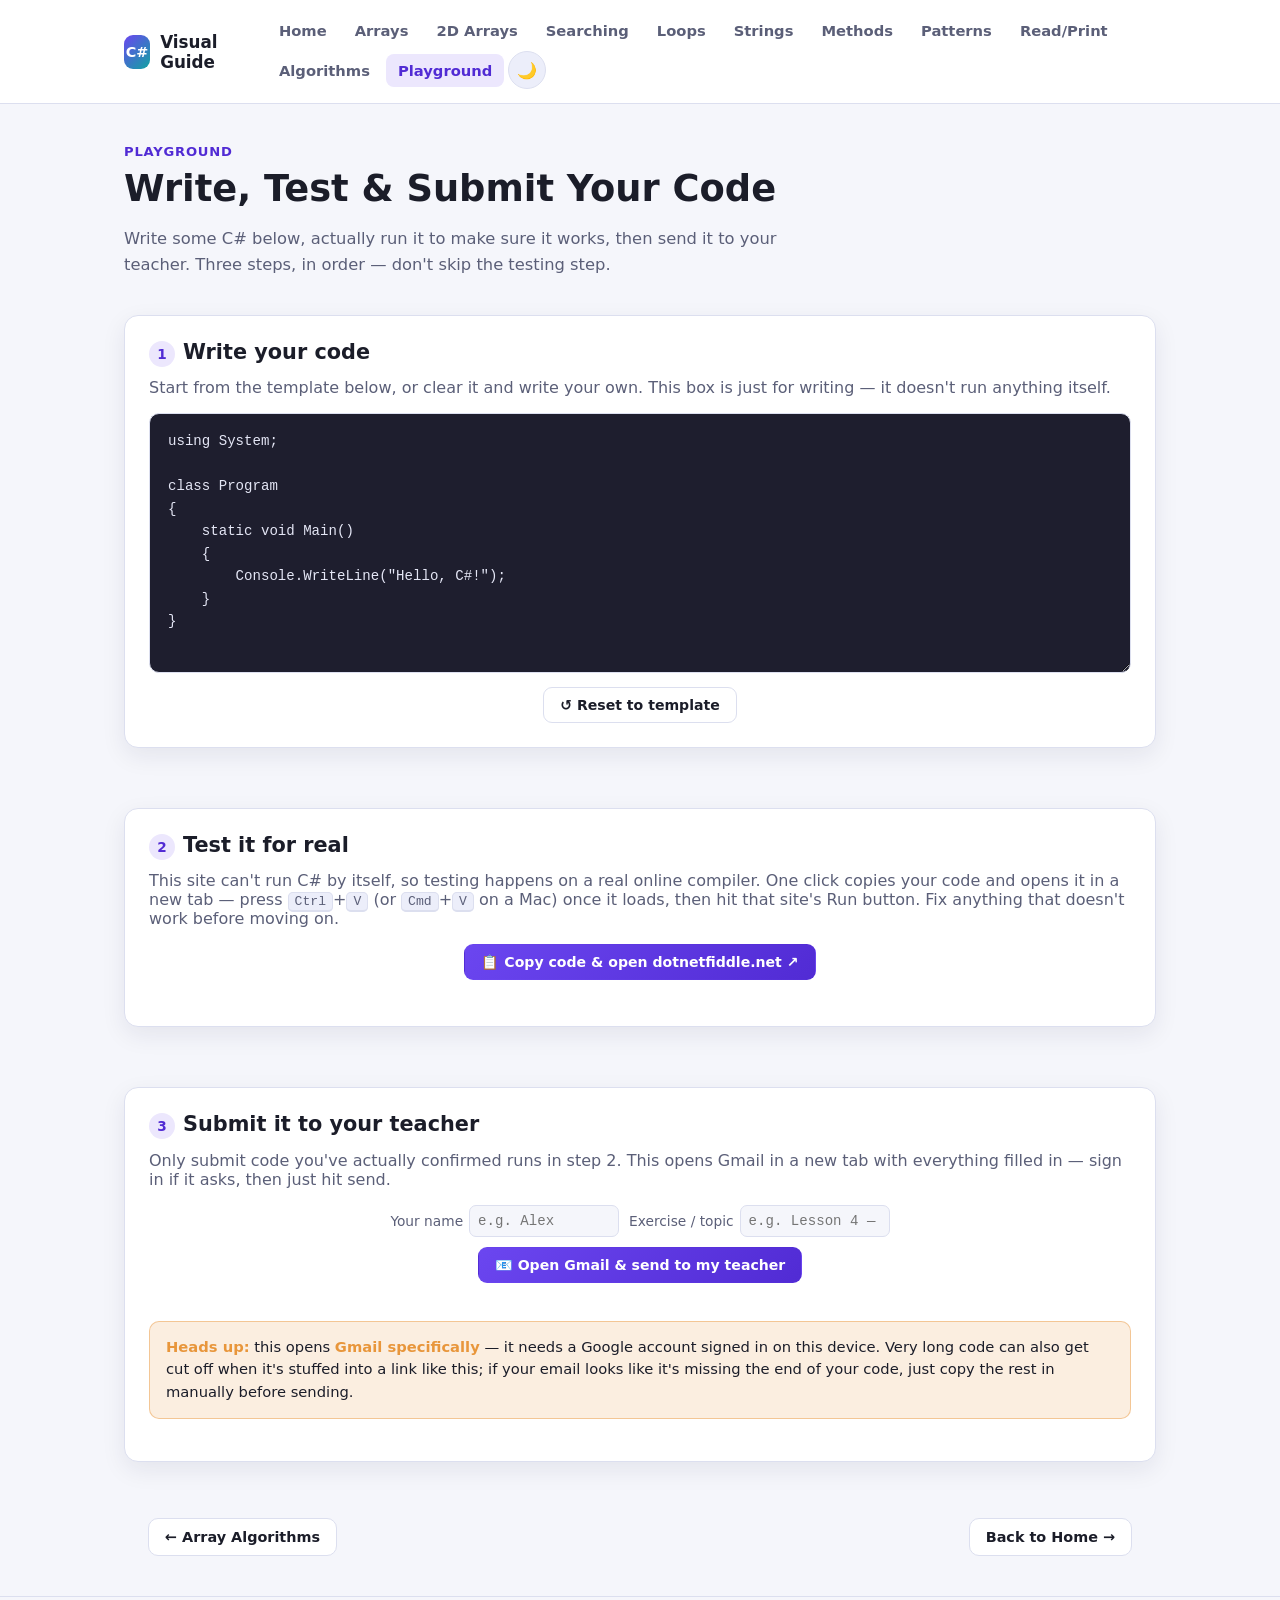
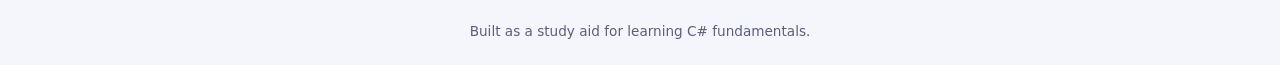
<file: pages/playground.html>
<!DOCTYPE html>
<html lang="en">
<head>
<meta charset="UTF-8" />
<meta name="viewport" content="width=device-width, initial-scale=1.0" />
<title>Code Playground — C# Visual Guide</title>
<link rel="icon" href="data:image/svg+xml,<svg xmlns=%22http://www.w3.org/2000/svg%22 viewBox=%220 0 100 100%22><text y=%22.9em%22 font-size=%2290%22>%23</text></svg>" />
<link rel="stylesheet" href="../css/style.css" />
</head>
<body data-page="playground">
<header class="site-header">
  <nav class="nav">
    <a class="brand" href="../index.html"><span class="brand-mark">C#</span>Visual Guide</a>
    <button class="nav-toggle" data-nav-toggle aria-label="Toggle navigation">☰</button>
    <div class="nav-links" data-nav-links>
      <a href="../index.html" data-page="home">Home</a>
      <a href="arrays.html" data-page="arrays">Arrays</a>
      <a href="arrays-2d.html" data-page="arrays-2d">2D Arrays</a>
      <a href="searching.html" data-page="searching">Searching</a>
      <a href="loops.html" data-page="loops">Loops</a>
      <a href="strings.html" data-page="strings">Strings</a>
      <a href="functions.html" data-page="functions">Methods</a>
      <a href="patterns.html" data-page="patterns">Patterns</a>
      <a href="array-io.html" data-page="array-io">Read/Print</a>
      <a href="algorithms.html" data-page="algorithms">Algorithms</a>
      <a href="playground.html" data-page="playground">Playground</a>
      <button class="theme-toggle" data-theme-toggle aria-label="Toggle dark mode">🌙</button>
    </div>
  </nav>
</header>

<main>
  <div class="page-header container">
    <div class="eyebrow">Playground</div>
    <h1>Write, Test &amp; Submit Your Code</h1>
    <p class="lede">
      Write some C# below, actually run it to make sure it works, then send it to your
      teacher. Three steps, in order — don't skip the testing step.
    </p>
  </div>

  <section class="panel">
    <div class="container">
      <div class="panel-inner">
        <h2><span class="step-num">1</span>Write your code</h2>
        <p style="color:var(--text-muted); margin-top:-6px;">
          Start from the template below, or clear it and write your own. This box is just
          for writing — it doesn't run anything itself.
        </p>
        <textarea id="code-editor" class="code-editor" spellcheck="false"></textarea>
        <div class="controls" style="margin-top:10px;">
          <button class="btn" id="reset-template-btn">↺ Reset to template</button>
        </div>
      </div>
    </div>
  </section>

  <section class="panel">
    <div class="container">
      <div class="panel-inner">
        <h2><span class="step-num">2</span>Test it for real</h2>
        <p style="color:var(--text-muted); margin-top:-6px;">
          This site can't run C# by itself, so testing happens on a real online compiler.
          One click copies your code and opens it in a new tab — press <kbd>Ctrl</kbd>+<kbd>V</kbd>
          (or <kbd>Cmd</kbd>+<kbd>V</kbd> on a Mac) once it loads, then hit that site's Run
          button. Fix anything that doesn't work before moving on.
        </p>
        <div class="controls">
          <button class="btn primary" id="copy-test-btn">📋 Copy code &amp; open dotnetfiddle.net ↗</button>
        </div>
        <div class="status-line" id="copy-status"></div>
      </div>
    </div>
  </section>

  <section class="panel">
    <div class="container">
      <div class="panel-inner">
        <h2><span class="step-num">3</span>Submit it to your teacher</h2>
        <p style="color:var(--text-muted); margin-top:-6px;">
          Only submit code you've actually confirmed runs in step 2. This opens Gmail in a
          new tab with everything filled in — sign in if it asks, then just hit send.
        </p>
        <div class="controls" style="flex-wrap:wrap;">
          <label class="field">Your name
            <input type="text" id="student-name" class="wide" placeholder="e.g. Alex" />
          </label>
          <label class="field">Exercise / topic
            <input type="text" id="exercise-name" class="wide" placeholder="e.g. Lesson 4 — while loop" />
          </label>
        </div>
        <div class="controls" style="margin-top:10px;">
          <button class="btn primary" id="submit-btn">📧 Open Gmail &amp; send to my teacher</button>
        </div>
        <div class="status-line" id="submit-status"></div>
        <div class="callout warn" style="margin-top:16px;">
          <strong>Heads up:</strong> this opens <strong>Gmail specifically</strong> — it needs
          a Google account signed in on this device. Very long code can also get cut off when
          it's stuffed into a link like this; if your email looks like it's missing the end
          of your code, just copy the rest in manually before sending.
        </div>
      </div>
    </div>
  </section>
</main>

<div class="container">
  <div class="prev-next">
    <a href="algorithms.html">← Array Algorithms</a>
    <a href="../index.html">Back to Home →</a>
  </div>
</div>

<footer class="site-footer">Built as a study aid for learning C# fundamentals.</footer>

<script src="../js/viz-core.js"></script>
<script src="../js/main.js"></script>
<script src="../js/pages/playground.js"></script>
</body>
</html>
</file>
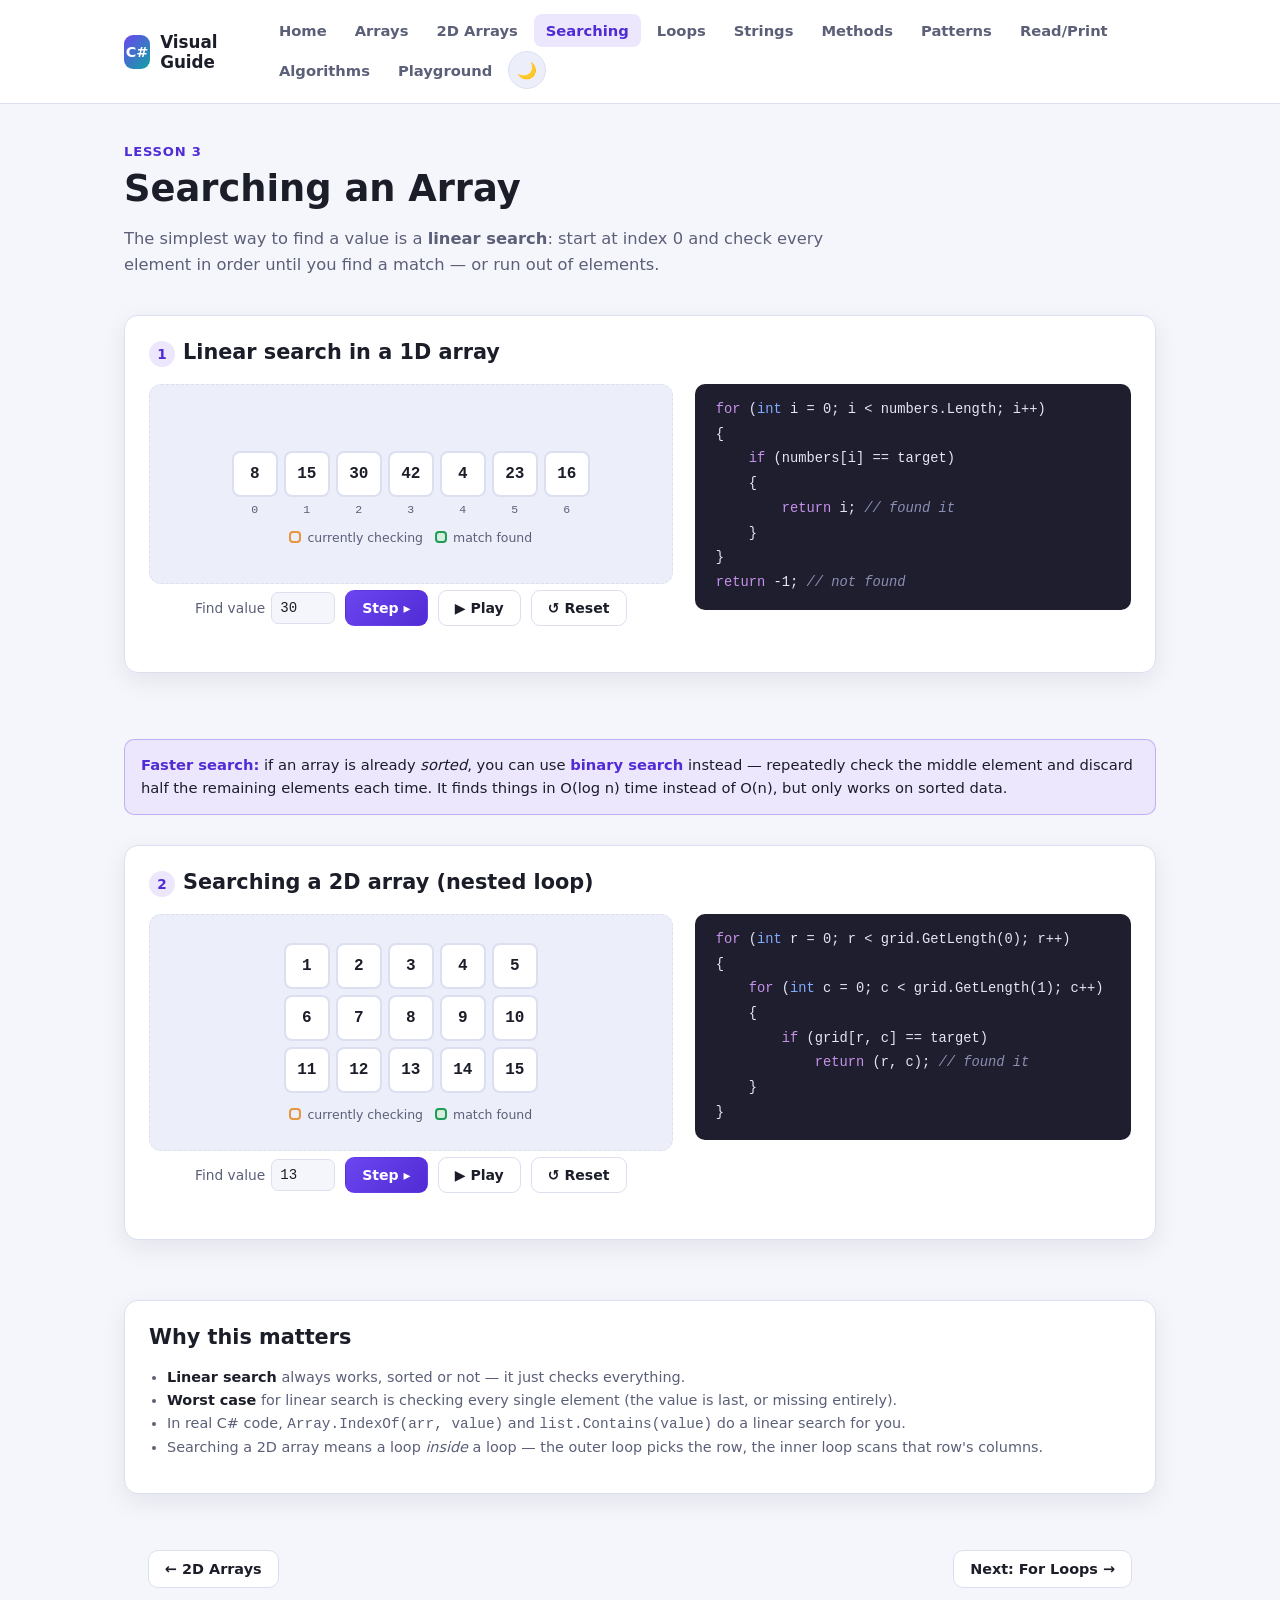
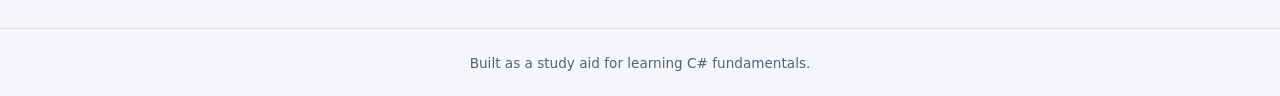
<file: pages/searching.html>
<!DOCTYPE html>
<html lang="en">
<head>
<meta charset="UTF-8" />
<meta name="viewport" content="width=device-width, initial-scale=1.0" />
<title>Searching — C# Visual Guide</title>
<link rel="icon" href="data:image/svg+xml,<svg xmlns=%22http://www.w3.org/2000/svg%22 viewBox=%220 0 100 100%22><text y=%22.9em%22 font-size=%2290%22>%23</text></svg>" />
<link rel="stylesheet" href="../css/style.css" />
</head>
<body data-page="searching">
<header class="site-header">
  <nav class="nav">
    <a class="brand" href="../index.html"><span class="brand-mark">C#</span>Visual Guide</a>
    <button class="nav-toggle" data-nav-toggle aria-label="Toggle navigation">☰</button>
    <div class="nav-links" data-nav-links>
      <a href="../index.html" data-page="home">Home</a>
      <a href="arrays.html" data-page="arrays">Arrays</a>
      <a href="arrays-2d.html" data-page="arrays-2d">2D Arrays</a>
      <a href="searching.html" data-page="searching">Searching</a>
      <a href="loops.html" data-page="loops">Loops</a>
      <a href="strings.html" data-page="strings">Strings</a>
      <a href="functions.html" data-page="functions">Methods</a>
      <a href="patterns.html" data-page="patterns">Patterns</a>
      <a href="array-io.html" data-page="array-io">Read/Print</a>
      <a href="algorithms.html" data-page="algorithms">Algorithms</a>
      <a href="playground.html" data-page="playground">Playground</a>
      <button class="theme-toggle" data-theme-toggle aria-label="Toggle dark mode">🌙</button>
    </div>
  </nav>
</header>

<main>
  <div class="page-header container">
    <div class="eyebrow">Lesson 3</div>
    <h1>Searching an Array</h1>
    <p class="lede">
      The simplest way to find a value is a <strong>linear search</strong>: start at index 0
      and check every element in order until you find a match — or run out of elements.
    </p>
  </div>

  <section class="panel">
    <div class="container">
      <div class="panel-inner">
        <h2><span class="step-num">1</span>Linear search in a 1D array</h2>
        <div class="viz-layout">
          <div>
            <div class="stage">
              <div class="array-row" id="search-stage"></div>
              <div class="legend">
                <span><i class="compare"></i> currently checking</span>
                <span><i class="found"></i> match found</span>
              </div>
            </div>
            <div class="controls">
              <label class="field">Find value
                <input type="number" id="search-target" value="30" />
              </label>
              <button class="btn primary" id="search-step-btn">Step ▸</button>
              <button class="btn" id="search-play-btn">▶ Play</button>
              <button class="btn" id="search-reset-btn">↺ Reset</button>
            </div>
            <div class="status-line" id="search-status"></div>
          </div>
          <div class="aside">
            <div id="search-code" class="code-block"></div>
          </div>
        </div>
      </div>
    </div>
  </section>

  <div class="container">
    <div class="callout">
      <strong>Faster search:</strong> if an array is already <em>sorted</em>, you can use
      <strong>binary search</strong> instead — repeatedly check the middle element and discard
      half the remaining elements each time. It finds things in O(log n) time instead of O(n),
      but only works on sorted data.
    </div>
  </div>

  <section class="panel">
    <div class="container">
      <div class="panel-inner">
        <h2><span class="step-num">2</span>Searching a 2D array (nested loop)</h2>
        <div class="viz-layout">
          <div>
            <div class="stage">
              <div class="grid-2d" id="search-grid-stage"></div>
              <div class="legend">
                <span><i class="compare"></i> currently checking</span>
                <span><i class="found"></i> match found</span>
              </div>
            </div>
            <div class="controls">
              <label class="field">Find value
                <input type="number" id="grid-search-target" value="13" />
              </label>
              <button class="btn primary" id="grid-search-step-btn">Step ▸</button>
              <button class="btn" id="grid-search-play-btn">▶ Play</button>
              <button class="btn" id="grid-search-reset-btn">↺ Reset</button>
            </div>
            <div class="status-line" id="grid-search-status"></div>
          </div>
          <div class="aside">
            <div id="grid-search-code" class="code-block"></div>
          </div>
        </div>
      </div>
    </div>
  </section>

  <section class="panel">
    <div class="container">
      <div class="panel-inner">
        <h2>Why this matters</h2>
        <div class="aside">
          <ul>
            <li><strong>Linear search</strong> always works, sorted or not — it just checks everything.</li>
            <li><strong>Worst case</strong> for linear search is checking every single element (the value is last, or missing entirely).</li>
            <li>In real C# code, <code>Array.IndexOf(arr, value)</code> and <code>list.Contains(value)</code> do a linear search for you.</li>
            <li>Searching a 2D array means a loop <em>inside</em> a loop — the outer loop picks the row, the inner loop scans that row's columns.</li>
          </ul>
        </div>
      </div>
    </div>
  </section>
</main>

<div class="container">
  <div class="prev-next">
    <a href="arrays-2d.html">← 2D Arrays</a>
    <a href="loops.html">Next: For Loops →</a>
  </div>
</div>

<footer class="site-footer">Built as a study aid for learning C# fundamentals.</footer>

<script src="../js/viz-core.js"></script>
<script src="../js/main.js"></script>
<script src="../js/pages/searching.js"></script>
</body>
</html>
</file>
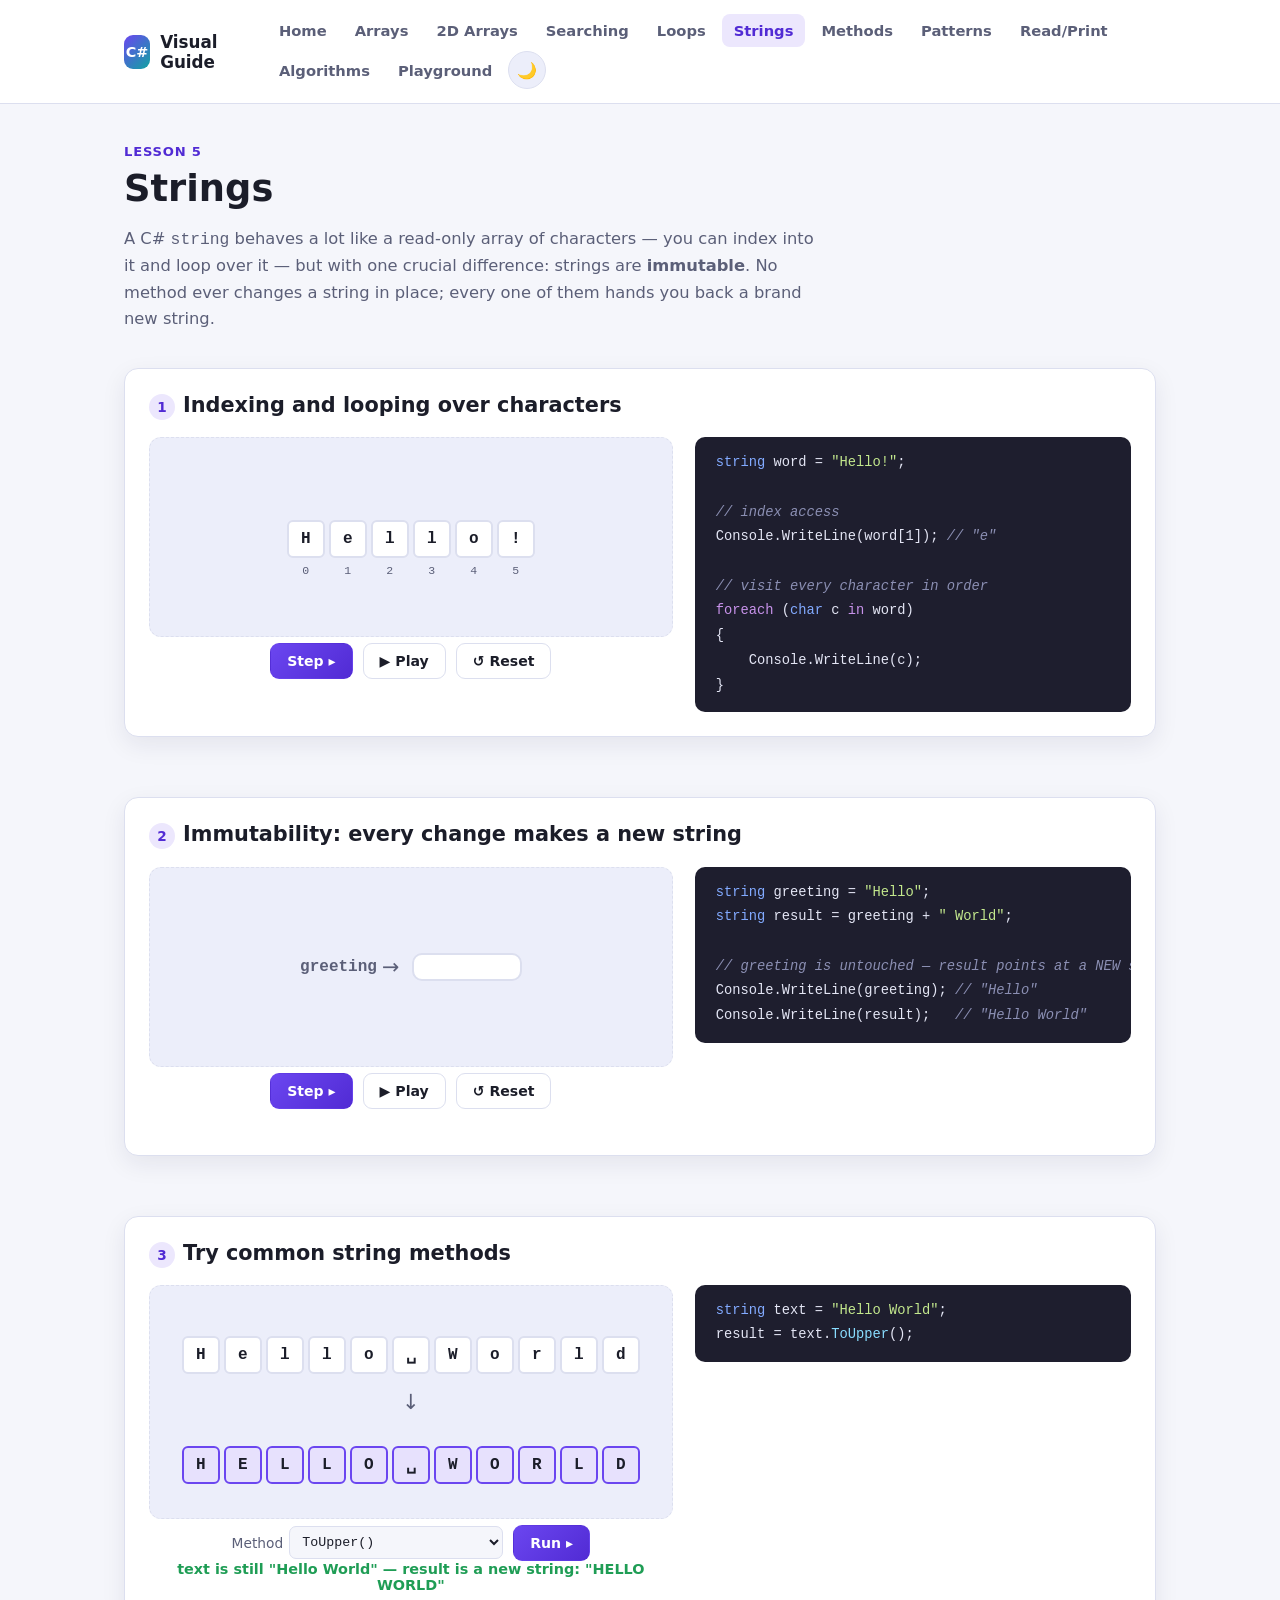
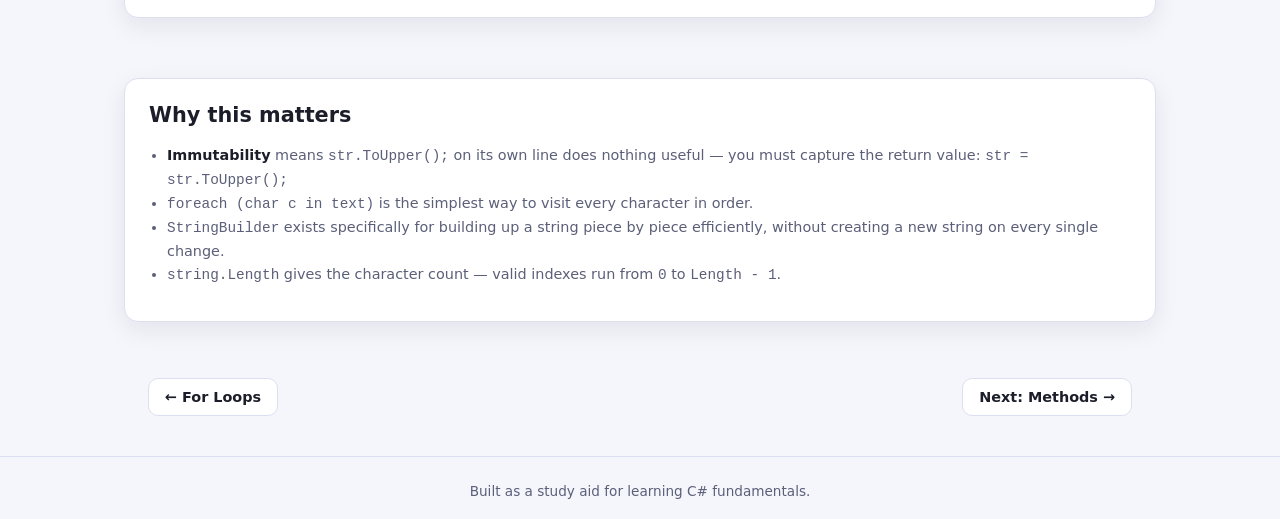
<file: pages/strings.html>
<!DOCTYPE html>
<html lang="en">
<head>
<meta charset="UTF-8" />
<meta name="viewport" content="width=device-width, initial-scale=1.0" />
<title>Strings — C# Visual Guide</title>
<link rel="icon" href="data:image/svg+xml,<svg xmlns=%22http://www.w3.org/2000/svg%22 viewBox=%220 0 100 100%22><text y=%22.9em%22 font-size=%2290%22>%23</text></svg>" />
<link rel="stylesheet" href="../css/style.css" />
</head>
<body data-page="strings">
<header class="site-header">
  <nav class="nav">
    <a class="brand" href="../index.html"><span class="brand-mark">C#</span>Visual Guide</a>
    <button class="nav-toggle" data-nav-toggle aria-label="Toggle navigation">☰</button>
    <div class="nav-links" data-nav-links>
      <a href="../index.html" data-page="home">Home</a>
      <a href="arrays.html" data-page="arrays">Arrays</a>
      <a href="arrays-2d.html" data-page="arrays-2d">2D Arrays</a>
      <a href="searching.html" data-page="searching">Searching</a>
      <a href="loops.html" data-page="loops">Loops</a>
      <a href="strings.html" data-page="strings">Strings</a>
      <a href="functions.html" data-page="functions">Methods</a>
      <a href="patterns.html" data-page="patterns">Patterns</a>
      <a href="array-io.html" data-page="array-io">Read/Print</a>
      <a href="algorithms.html" data-page="algorithms">Algorithms</a>
      <a href="playground.html" data-page="playground">Playground</a>
      <button class="theme-toggle" data-theme-toggle aria-label="Toggle dark mode">🌙</button>
    </div>
  </nav>
</header>

<main>
  <div class="page-header container">
    <div class="eyebrow">Lesson 5</div>
    <h1>Strings</h1>
    <p class="lede">
      A C# <code>string</code> behaves a lot like a read-only array of characters — you can
      index into it and loop over it — but with one crucial difference: strings are
      <strong>immutable</strong>. No method ever changes a string in place; every one of
      them hands you back a brand new string.
    </p>
  </div>

  <section class="panel">
    <div class="container">
      <div class="panel-inner">
        <h2><span class="step-num">1</span>Indexing and looping over characters</h2>
        <div class="viz-layout">
          <div>
            <div class="stage">
              <div class="string-row" id="string-stage"></div>
            </div>
            <div class="controls">
              <button class="btn primary" id="string-step-btn">Step ▸</button>
              <button class="btn" id="string-play-btn">▶ Play</button>
              <button class="btn" id="string-reset-btn">↺ Reset</button>
            </div>
            <div class="status-line" id="string-status"></div>
          </div>
          <div class="aside">
            <div id="string-code" class="code-block"></div>
          </div>
        </div>
      </div>
    </div>
  </section>

  <section class="panel">
    <div class="container">
      <div class="panel-inner">
        <h2><span class="step-num">2</span>Immutability: every change makes a new string</h2>
        <div class="viz-layout">
          <div>
            <div class="stage" style="flex-direction:column;">
              <div id="immutable-stage" style="display:flex; flex-direction:column; gap:18px; align-items:center; width:100%;"></div>
            </div>
            <div class="controls">
              <button class="btn primary" id="immutable-step-btn">Step ▸</button>
              <button class="btn" id="immutable-play-btn">▶ Play</button>
              <button class="btn" id="immutable-reset-btn">↺ Reset</button>
            </div>
            <div class="status-line" id="immutable-status"></div>
          </div>
          <div class="aside">
            <div id="immutable-code" class="code-block"></div>
          </div>
        </div>
      </div>
    </div>
  </section>

  <section class="panel">
    <div class="container">
      <div class="panel-inner">
        <h2><span class="step-num">3</span>Try common string methods</h2>
        <div class="viz-layout">
          <div>
            <div class="stage" style="flex-direction:column; gap:10px;">
              <div class="string-row" id="method-before"></div>
              <div class="flow-arrow">↓</div>
              <div class="string-row" id="method-after"></div>
            </div>
            <div class="controls">
              <label class="field">Method
                <select id="method-select" style="padding:7px 8px; border-radius:7px; border:1px solid var(--border); background:var(--bg); color:var(--text); font-family:var(--font-mono);">
                  <option value="upper">ToUpper()</option>
                  <option value="lower">ToLower()</option>
                  <option value="substr">Substring(0, 5)</option>
                  <option value="replace">Replace("World", "C#")</option>
                  <option value="trim">Trim()</option>
                  <option value="split">Split(' ')</option>
                  <option value="indexof">IndexOf("World")</option>
                  <option value="startswith">StartsWith("Hello")</option>
                  <option value="contains">Contains("lo W")</option>
                  <option value="length">Length</option>
                </select>
              </label>
              <button class="btn primary" id="method-run-btn">Run ▸</button>
            </div>
            <div class="status-line" id="method-status"></div>
          </div>
          <div class="aside">
            <div id="method-code" class="code-block"></div>
          </div>
        </div>
      </div>
    </div>
  </section>

  <section class="panel">
    <div class="container">
      <div class="panel-inner">
        <h2>Why this matters</h2>
        <div class="aside">
          <ul>
            <li><strong>Immutability</strong> means <code>str.ToUpper();</code> on its own line does nothing useful — you must capture the return value: <code>str = str.ToUpper();</code></li>
            <li><code>foreach (char c in text)</code> is the simplest way to visit every character in order.</li>
            <li><code>StringBuilder</code> exists specifically for building up a string piece by piece efficiently, without creating a new string on every single change.</li>
            <li><code>string.Length</code> gives the character count — valid indexes run from <code>0</code> to <code>Length - 1</code>.</li>
          </ul>
        </div>
      </div>
    </div>
  </section>
</main>

<div class="container">
  <div class="prev-next">
    <a href="loops.html">← For Loops</a>
    <a href="functions.html">Next: Methods →</a>
  </div>
</div>

<footer class="site-footer">Built as a study aid for learning C# fundamentals.</footer>

<script src="../js/viz-core.js"></script>
<script src="../js/main.js"></script>
<script src="../js/pages/strings.js"></script>
</body>
</html>
</file>
<file: css/style.css>
:root {
  --bg: #f5f6fb;
  --bg-elevated: #ffffff;
  --bg-sunken: #eceefa;
  --text: #1b1d29;
  --text-muted: #5b5f78;
  --border: #dcdfef;
  --accent: #6b46f0;
  --accent-strong: #512bd4;
  --accent-soft: #ece7fd;
  --teal: #10a3a1;
  --amber: #e8963b;
  --green: #1f9d55;
  --red: #d64545;
  --code-bg: #1e1e2e;
  --code-text: #e4e6f5;
  --code-muted: #8b8fb3;
  --code-line-active: rgba(107, 70, 240, 0.28);
  --shadow: 0 8px 24px rgba(30, 24, 70, 0.08);
  --radius: 14px;
  --font-ui: "Segoe UI", system-ui, -apple-system, sans-serif;
  --font-mono: "Cascadia Code", "Fira Code", ui-monospace, Consolas, monospace;
}

:root[data-theme="dark"] {
  --bg: #131420;
  --bg-elevated: #1b1d2e;
  --bg-sunken: #10111c;
  --text: #edeefb;
  --text-muted: #9b9fc2;
  --border: #2c2f47;
  --accent: #9b7bff;
  --accent-strong: #b39bff;
  --accent-soft: #262147;
  --teal: #3fd0ce;
  --amber: #f0ab5e;
  --green: #4fce85;
  --red: #f27272;
  --code-bg: #0e0f1a;
  --code-text: #e4e6f5;
  --code-muted: #767aa0;
  --code-line-active: rgba(155, 123, 255, 0.25);
  --shadow: 0 8px 24px rgba(0, 0, 0, 0.4);
}

@media (prefers-color-scheme: dark) {
  :root:not([data-theme="light"]) {
    --bg: #131420;
    --bg-elevated: #1b1d2e;
    --bg-sunken: #10111c;
    --text: #edeefb;
    --text-muted: #9b9fc2;
    --border: #2c2f47;
    --accent: #9b7bff;
    --accent-strong: #b39bff;
    --accent-soft: #262147;
    --teal: #3fd0ce;
    --amber: #f0ab5e;
    --green: #4fce85;
    --red: #f27272;
    --code-bg: #0e0f1a;
    --code-text: #e4e6f5;
    --code-muted: #767aa0;
    --code-line-active: rgba(155, 123, 255, 0.25);
    --shadow: 0 8px 24px rgba(0, 0, 0, 0.4);
  }
}

* { box-sizing: border-box; }

html, body {
  margin: 0;
  padding: 0;
  background: var(--bg);
  color: var(--text);
  font-family: var(--font-ui);
  scroll-behavior: smooth;
}

body {
  min-height: 100vh;
  display: flex;
  flex-direction: column;
}

a { color: var(--accent-strong); text-decoration: none; }
a:hover { text-decoration: underline; }

img, svg { max-width: 100%; }

.container {
  width: 100%;
  max-width: 1080px;
  margin: 0 auto;
  padding: 0 24px;
}

/* ---------- Header / Nav ---------- */

.site-header {
  position: sticky;
  top: 0;
  z-index: 50;
  background: color-mix(in srgb, var(--bg-elevated) 92%, transparent);
  backdrop-filter: blur(10px);
  border-bottom: 1px solid var(--border);
}

.nav {
  display: flex;
  align-items: center;
  justify-content: space-between;
  gap: 16px;
  padding: 14px 24px;
  max-width: 1080px;
  margin: 0 auto;
}

.brand {
  display: flex;
  align-items: center;
  gap: 10px;
  font-weight: 700;
  font-size: 1.05rem;
  color: var(--text);
}

.brand:hover { text-decoration: none; }

.brand-mark {
  display: inline-flex;
  align-items: center;
  justify-content: center;
  width: 34px;
  height: 34px;
  border-radius: 9px;
  background: linear-gradient(135deg, var(--accent), var(--teal));
  color: #fff;
  font-weight: 800;
  font-size: 0.9rem;
}

.nav-links {
  display: flex;
  align-items: center;
  gap: 4px;
  flex-wrap: wrap;
}

.nav-links a {
  color: var(--text-muted);
  font-weight: 600;
  font-size: 0.92rem;
  padding: 8px 12px;
  border-radius: 8px;
  transition: background 0.15s ease, color 0.15s ease;
}

.nav-links a:hover {
  background: var(--bg-sunken);
  color: var(--text);
  text-decoration: none;
}

.nav-links a.active {
  color: var(--accent-strong);
  background: var(--accent-soft);
}

.theme-toggle {
  border: 1px solid var(--border);
  background: var(--bg-sunken);
  color: var(--text);
  border-radius: 999px;
  width: 38px;
  height: 38px;
  display: flex;
  align-items: center;
  justify-content: center;
  cursor: pointer;
  font-size: 1rem;
  flex-shrink: 0;
}

.nav-toggle {
  display: none;
  border: 1px solid var(--border);
  background: var(--bg-sunken);
  border-radius: 8px;
  width: 38px;
  height: 38px;
  align-items: center;
  justify-content: center;
  cursor: pointer;
  color: var(--text);
}

/* ---------- Hero ---------- */

.hero {
  padding: 64px 24px 40px;
  text-align: center;
}

.hero h1 {
  font-size: clamp(2rem, 4vw, 3rem);
  margin: 0 0 14px;
  letter-spacing: -0.02em;
}

.hero p {
  color: var(--text-muted);
  font-size: 1.1rem;
  max-width: 620px;
  margin: 0 auto;
  line-height: 1.6;
}

.hero .accent { color: var(--accent-strong); }

/* ---------- Cards / grid ---------- */

.lesson-grid {
  display: grid;
  grid-template-columns: repeat(auto-fit, minmax(240px, 1fr));
  gap: 18px;
  padding: 20px 0 64px;
}

.lesson-card {
  background: var(--bg-elevated);
  border: 1px solid var(--border);
  border-radius: var(--radius);
  padding: 22px;
  box-shadow: var(--shadow);
  transition: transform 0.18s ease, border-color 0.18s ease;
  display: flex;
  flex-direction: column;
  gap: 10px;
}

.lesson-card:hover {
  transform: translateY(-4px);
  border-color: var(--accent);
  text-decoration: none;
}

.lesson-card .icon {
  width: 42px;
  height: 42px;
  border-radius: 10px;
  display: flex;
  align-items: center;
  justify-content: center;
  font-size: 1.3rem;
  background: var(--accent-soft);
}

.lesson-card h3 {
  margin: 4px 0 0;
  font-size: 1.1rem;
  color: var(--text);
}

.lesson-card p {
  margin: 0;
  color: var(--text-muted);
  font-size: 0.92rem;
  line-height: 1.5;
}

.lesson-card .tag {
  margin-top: auto;
  font-size: 0.78rem;
  font-weight: 700;
  color: var(--accent-strong);
  text-transform: uppercase;
  letter-spacing: 0.04em;
}

/* ---------- Page layout ---------- */

.page-header {
  padding: 40px 24px 8px;
}

.page-header .eyebrow {
  color: var(--accent-strong);
  font-weight: 700;
  font-size: 0.82rem;
  text-transform: uppercase;
  letter-spacing: 0.06em;
  margin-bottom: 8px;
}

.page-header h1 {
  margin: 0 0 10px;
  font-size: clamp(1.7rem, 3vw, 2.3rem);
}

.page-header .lede {
  color: var(--text-muted);
  max-width: 700px;
  line-height: 1.6;
  font-size: 1.02rem;
}

.callout {
  background: var(--accent-soft);
  border: 1px solid color-mix(in srgb, var(--accent) 35%, transparent);
  border-radius: 10px;
  padding: 14px 16px;
  font-size: 0.92rem;
  line-height: 1.55;
  margin: 18px 0;
}

.callout.warn {
  background: color-mix(in srgb, var(--amber) 16%, var(--bg-elevated));
  border-color: color-mix(in srgb, var(--amber) 45%, transparent);
}

.callout strong { color: var(--accent-strong); }
.callout.warn strong { color: var(--amber); }

main { flex: 1; }

section.panel {
  padding: 12px 24px 48px;
}

.panel-inner {
  background: var(--bg-elevated);
  border: 1px solid var(--border);
  border-radius: var(--radius);
  box-shadow: var(--shadow);
  padding: 24px;
}

.panel-inner h2 {
  margin-top: 0;
  font-size: 1.3rem;
}

.panel-inner h2 .step-num {
  display: inline-flex;
  align-items: center;
  justify-content: center;
  width: 26px;
  height: 26px;
  border-radius: 50%;
  background: var(--accent-soft);
  color: var(--accent-strong);
  font-size: 0.85rem;
  margin-right: 8px;
}

.viz-layout {
  display: grid;
  grid-template-columns: minmax(0, 1.2fr) minmax(260px, 1fr);
  gap: 22px;
  align-items: start;
}

@media (max-width: 820px) {
  .viz-layout { grid-template-columns: 1fr; }
}

/* ---------- Code block ---------- */

.code-block {
  background: var(--code-bg);
  color: var(--code-text);
  border-radius: 10px;
  padding: 14px 0;
  font-family: var(--font-mono);
  font-size: 0.86rem;
  line-height: 1.65;
  overflow-x: auto;
}

.code-block .line {
  padding: 1px 18px;
  white-space: pre;
  border-left: 3px solid transparent;
  transition: background 0.2s ease, border-color 0.2s ease;
}

.code-block .line.active {
  background: var(--code-line-active);
  border-left-color: var(--accent);
}

.code-block .kw { color: #c792ea; }
.code-block .type { color: #82aaff; }
.code-block .str { color: #c3e88d; }
.code-block .num { color: #f78c6c; }
.code-block .cmt { color: var(--code-muted); font-style: italic; }
.code-block .fn { color: #89ddff; }

/* ---------- Visualization stage ---------- */

.stage {
  background: var(--bg-sunken);
  border: 1px dashed var(--border);
  border-radius: 12px;
  padding: 28px 18px;
  min-height: 200px;
  display: flex;
  flex-direction: column;
  align-items: center;
  justify-content: center;
  gap: 14px;
  overflow-x: auto;
}

.array-row {
  display: flex;
  gap: 6px;
  align-items: flex-end;
  justify-content: center;
  flex-wrap: wrap;
  min-height: 92px;
}

.array-cell-wrap {
  display: flex;
  flex-direction: column;
  align-items: center;
  gap: 6px;
  transition: transform 0.35s cubic-bezier(.4,0,.2,1);
}

.array-cell {
  width: 46px;
  height: 46px;
  border-radius: 8px;
  background: var(--bg-elevated);
  border: 2px solid var(--border);
  display: flex;
  align-items: center;
  justify-content: center;
  font-family: var(--font-mono);
  font-weight: 700;
  font-size: 1rem;
  color: var(--text);
  transition: background 0.25s ease, border-color 0.25s ease, transform 0.25s ease, box-shadow 0.25s ease;
  position: relative;
}

.array-cell.empty { color: var(--text-muted); border-style: dashed; }
.array-cell.compare { border-color: var(--amber); box-shadow: 0 0 0 3px color-mix(in srgb, var(--amber) 25%, transparent); }
.array-cell.shift { border-color: var(--teal); background: color-mix(in srgb, var(--teal) 14%, var(--bg-elevated)); }
.array-cell.found { border-color: var(--green); background: color-mix(in srgb, var(--green) 18%, var(--bg-elevated)); transform: scale(1.08); }
.array-cell.notfound { border-color: var(--red); background: color-mix(in srgb, var(--red) 14%, var(--bg-elevated)); }
.array-cell.inserted { animation: pop-in 0.4s ease; border-color: var(--accent); background: color-mix(in srgb, var(--accent) 16%, var(--bg-elevated)); }
.array-cell.current { border-color: var(--accent); box-shadow: 0 0 0 3px color-mix(in srgb, var(--accent) 22%, transparent); }

@keyframes pop-in {
  0% { transform: scale(0.4); opacity: 0; }
  70% { transform: scale(1.15); opacity: 1; }
  100% { transform: scale(1.08); }
}

.array-index {
  font-size: 0.72rem;
  color: var(--text-muted);
  font-family: var(--font-mono);
}

.pointer {
  font-size: 0.72rem;
  font-weight: 700;
  color: var(--accent-strong);
  height: 16px;
  visibility: hidden;
}

.pointer.show { visibility: visible; }

.grid-2d {
  display: inline-flex;
  flex-direction: column;
  gap: 6px;
}

.grid-2d-row {
  display: flex;
  gap: 6px;
}

/* ---------- Controls ---------- */

.controls {
  display: flex;
  flex-wrap: wrap;
  gap: 10px;
  align-items: center;
  justify-content: center;
  margin-top: 6px;
}

.btn {
  border: 1px solid var(--border);
  background: var(--bg-elevated);
  color: var(--text);
  padding: 9px 16px;
  border-radius: 9px;
  font-weight: 600;
  font-size: 0.88rem;
  cursor: pointer;
  transition: background 0.15s ease, border-color 0.15s ease, transform 0.1s ease;
  font-family: var(--font-ui);
}

.btn:hover { border-color: var(--accent); }
.btn:active { transform: scale(0.97); }
.btn:disabled { opacity: 0.45; cursor: not-allowed; }

.btn.primary {
  background: linear-gradient(135deg, var(--accent), var(--accent-strong));
  border-color: transparent;
  color: #fff;
}

.btn.primary:hover { filter: brightness(1.08); }

.field {
  display: flex;
  align-items: center;
  gap: 6px;
  font-size: 0.86rem;
  color: var(--text-muted);
}

.field input[type="number"], .field input[type="text"] {
  width: 64px;
  padding: 7px 8px;
  border-radius: 7px;
  border: 1px solid var(--border);
  background: var(--bg);
  color: var(--text);
  font-family: var(--font-mono);
  font-size: 0.88rem;
}

.field input[type="text"].wide { width: 150px; }

.status-line {
  min-height: 22px;
  font-size: 0.9rem;
  font-weight: 600;
  color: var(--text-muted);
  text-align: center;
}

.status-line .hl { color: var(--accent-strong); }
.status-line.ok { color: var(--green); }
.status-line.bad { color: var(--red); }

.aside h3 {
  margin-top: 0;
  font-size: 1rem;
}

.aside ul {
  padding-left: 18px;
  margin: 10px 0;
  font-size: 0.9rem;
  color: var(--text-muted);
  line-height: 1.6;
}

.aside li strong { color: var(--text); }

.legend {
  display: flex;
  flex-wrap: wrap;
  gap: 12px;
  font-size: 0.78rem;
  color: var(--text-muted);
  justify-content: center;
}

.legend span {
  display: inline-flex;
  align-items: center;
  gap: 6px;
}

.legend i {
  width: 12px;
  height: 12px;
  border-radius: 4px;
  display: inline-block;
  border: 2px solid var(--border);
}

.legend i.compare { border-color: var(--amber); }
.legend i.shift { border-color: var(--teal); background: color-mix(in srgb, var(--teal) 14%, var(--bg-elevated)); }
.legend i.found { border-color: var(--green); background: color-mix(in srgb, var(--green) 18%, var(--bg-elevated)); }
.legend i.current { border-color: var(--accent); }
.legend i.inserted { border-color: var(--accent); background: color-mix(in srgb, var(--accent) 16%, var(--bg-elevated)); }

/* ---------- String viz ---------- */

.string-row {
  display: flex;
  gap: 4px;
  flex-wrap: wrap;
  justify-content: center;
}

.char-cell {
  width: 38px;
  height: 38px;
  border-radius: 6px;
  background: var(--bg-elevated);
  border: 2px solid var(--border);
  display: flex;
  align-items: center;
  justify-content: center;
  font-family: var(--font-mono);
  font-weight: 700;
  transition: all 0.2s ease;
}

.char-cell.current { border-color: var(--accent); box-shadow: 0 0 0 3px color-mix(in srgb, var(--accent) 22%, transparent); }
.char-cell.compare { border-color: var(--amber); box-shadow: 0 0 0 3px color-mix(in srgb, var(--amber) 25%, transparent); }
.char-cell.found { border-color: var(--green); background: color-mix(in srgb, var(--green) 18%, var(--bg-elevated)); }
.char-cell.inserted { border-color: var(--accent); background: color-mix(in srgb, var(--accent) 16%, var(--bg-elevated)); animation: pop-in 0.35s ease; }

/* ---------- Code editor ---------- */

.code-editor {
  width: 100%;
  min-height: 260px;
  resize: vertical;
  background: var(--code-bg);
  color: var(--code-text);
  border: 1px solid var(--border);
  border-radius: 10px;
  padding: 16px 18px;
  font-family: var(--font-mono);
  font-size: 0.88rem;
  line-height: 1.6;
  tab-size: 4;
}

.code-editor:focus {
  outline: none;
  border-color: var(--accent);
}

kbd {
  background: var(--bg-sunken);
  border: 1px solid var(--border);
  border-bottom-width: 2px;
  border-radius: 5px;
  padding: 1px 6px;
  font-family: var(--font-mono);
  font-size: 0.82em;
}

/* ---------- Console output ---------- */

.console-output {
  background: var(--code-bg);
  color: var(--code-text);
  font-family: var(--font-mono);
  font-size: 0.86rem;
  border-radius: 10px;
  padding: 14px 16px;
  width: 100%;
  max-width: 420px;
  min-height: 150px;
  max-height: 280px;
  overflow-y: auto;
  line-height: 1.65;
}

.console-line {
  white-space: pre;
  animation: pop-in 0.25s ease;
}

.console-line.fizz { color: var(--teal); font-weight: 700; }
.console-line.buzz { color: var(--amber); font-weight: 700; }
.console-line.fizzbuzz { color: var(--accent-strong); font-weight: 700; }
.console-line.plain { color: var(--code-text); }

.console-caret {
  display: inline-block;
  width: 7px;
  height: 1em;
  background: var(--code-text);
  vertical-align: middle;
  margin-left: 1px;
  animation: blink 0.9s step-start infinite;
}

@keyframes blink {
  50% { opacity: 0; }
}

/* ---------- Call stack ---------- */

.stack-wrap {
  display: flex;
  flex-direction: column-reverse;
  gap: 8px;
  width: 100%;
  max-width: 360px;
  min-height: 160px;
  justify-content: flex-start;
}

.stack-frame {
  background: var(--bg-elevated);
  border: 2px solid var(--accent);
  border-radius: 8px;
  padding: 10px 14px;
  font-family: var(--font-mono);
  font-size: 0.84rem;
  animation: pop-in 0.3s ease;
  box-shadow: var(--shadow);
}

.stack-frame .fname { color: var(--accent-strong); font-weight: 700; }
.stack-frame .ret { color: var(--green); }

.flow-diagram {
  display: flex;
  align-items: center;
  justify-content: center;
  gap: 18px;
  flex-wrap: wrap;
}

.flow-box {
  background: var(--bg-elevated);
  border: 2px solid var(--border);
  border-radius: 10px;
  padding: 12px 18px;
  text-align: center;
  font-family: var(--font-mono);
  font-size: 0.86rem;
  min-width: 110px;
  transition: all 0.25s ease;
}

.flow-box.active {
  border-color: var(--accent);
  background: var(--accent-soft);
  transform: translateY(-3px);
}

.flow-arrow {
  font-size: 1.3rem;
  color: var(--text-muted);
}

/* ---------- Footer ---------- */

.site-footer {
  border-top: 1px solid var(--border);
  padding: 26px 24px;
  text-align: center;
  color: var(--text-muted);
  font-size: 0.85rem;
}

.prev-next {
  display: flex;
  justify-content: space-between;
  padding: 8px 24px 40px;
  gap: 12px;
  flex-wrap: wrap;
}

.prev-next a {
  border: 1px solid var(--border);
  background: var(--bg-elevated);
  padding: 10px 16px;
  border-radius: 10px;
  font-weight: 600;
  font-size: 0.9rem;
  color: var(--text);
}

.prev-next a:hover { border-color: var(--accent); text-decoration: none; }

@media (max-width: 700px) {
  .nav-links {
    display: none;
    position: absolute;
    top: 100%;
    left: 0;
    right: 0;
    background: var(--bg-elevated);
    border-bottom: 1px solid var(--border);
    flex-direction: column;
    padding: 10px 24px 16px;
    gap: 2px;
  }
  .nav-links.open { display: flex; }
  .nav-links a { width: 100%; }
  .nav-toggle { display: flex; }
}
</file>
